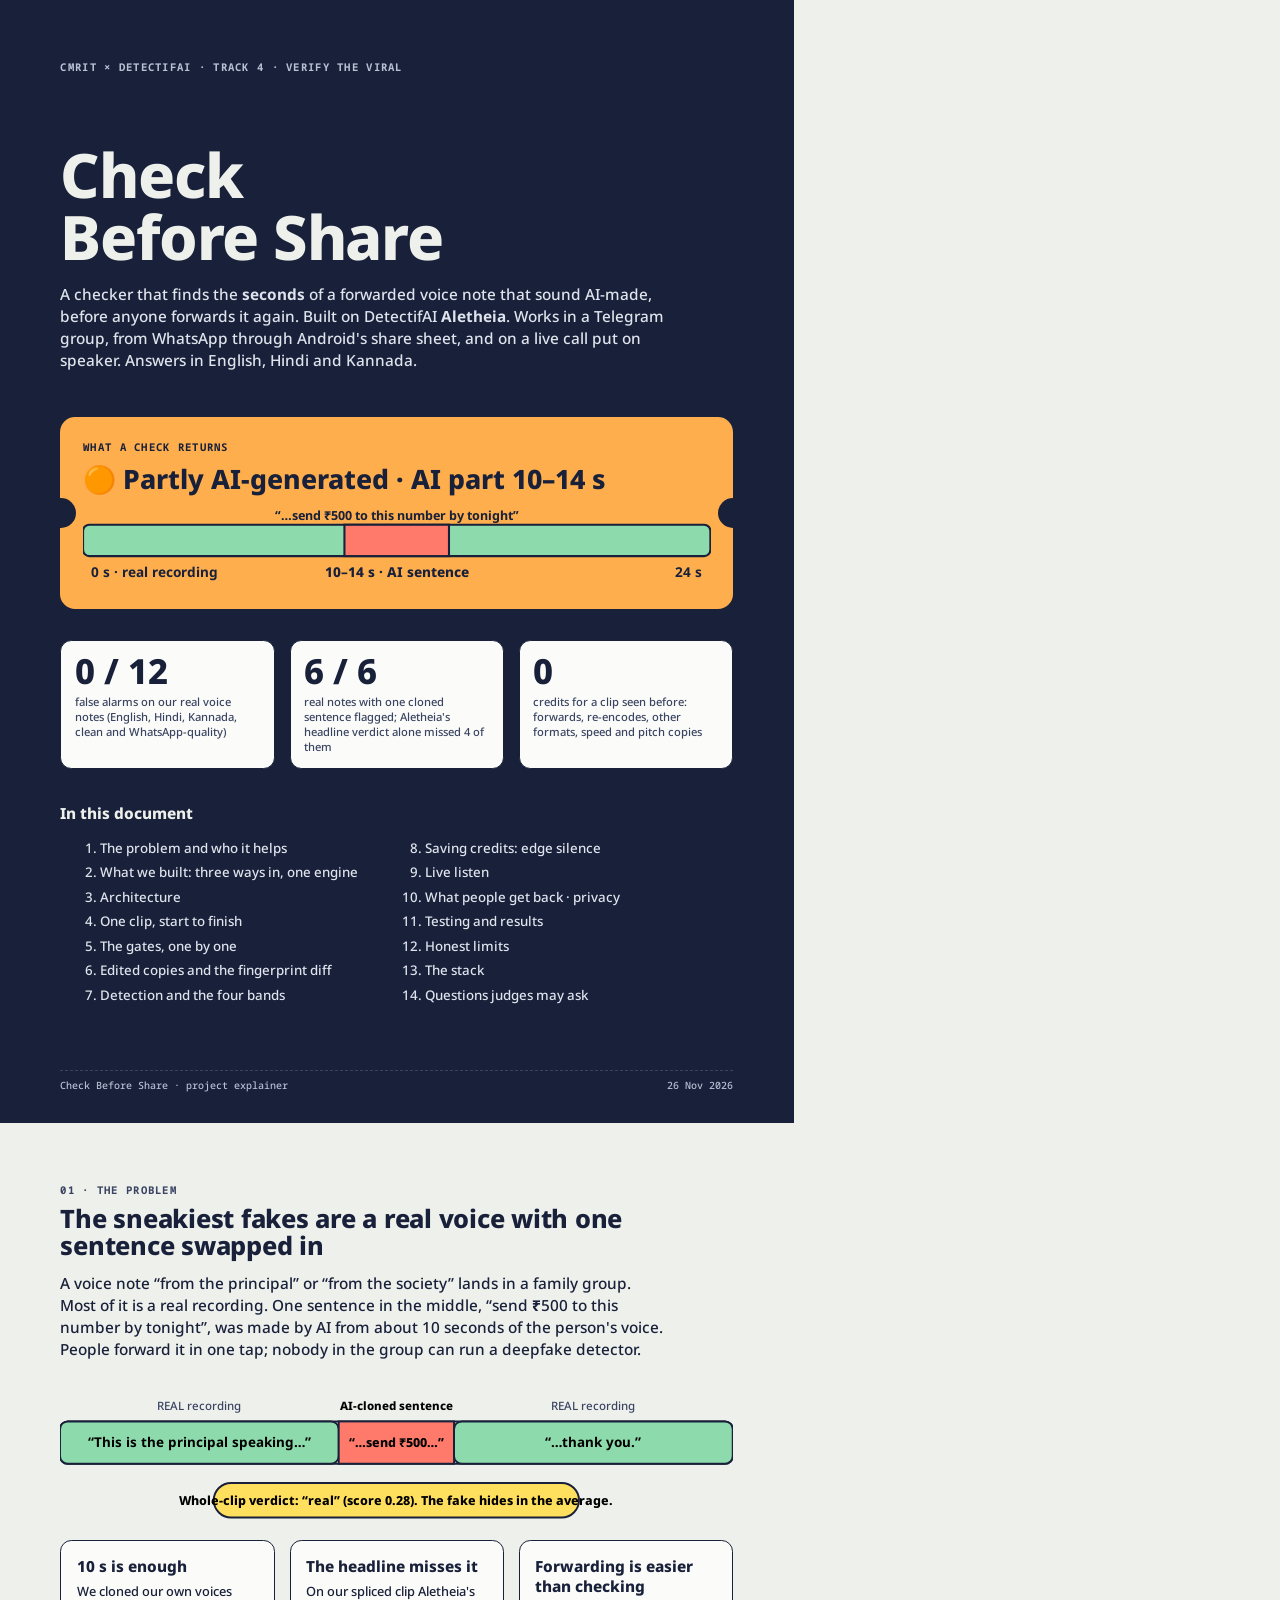
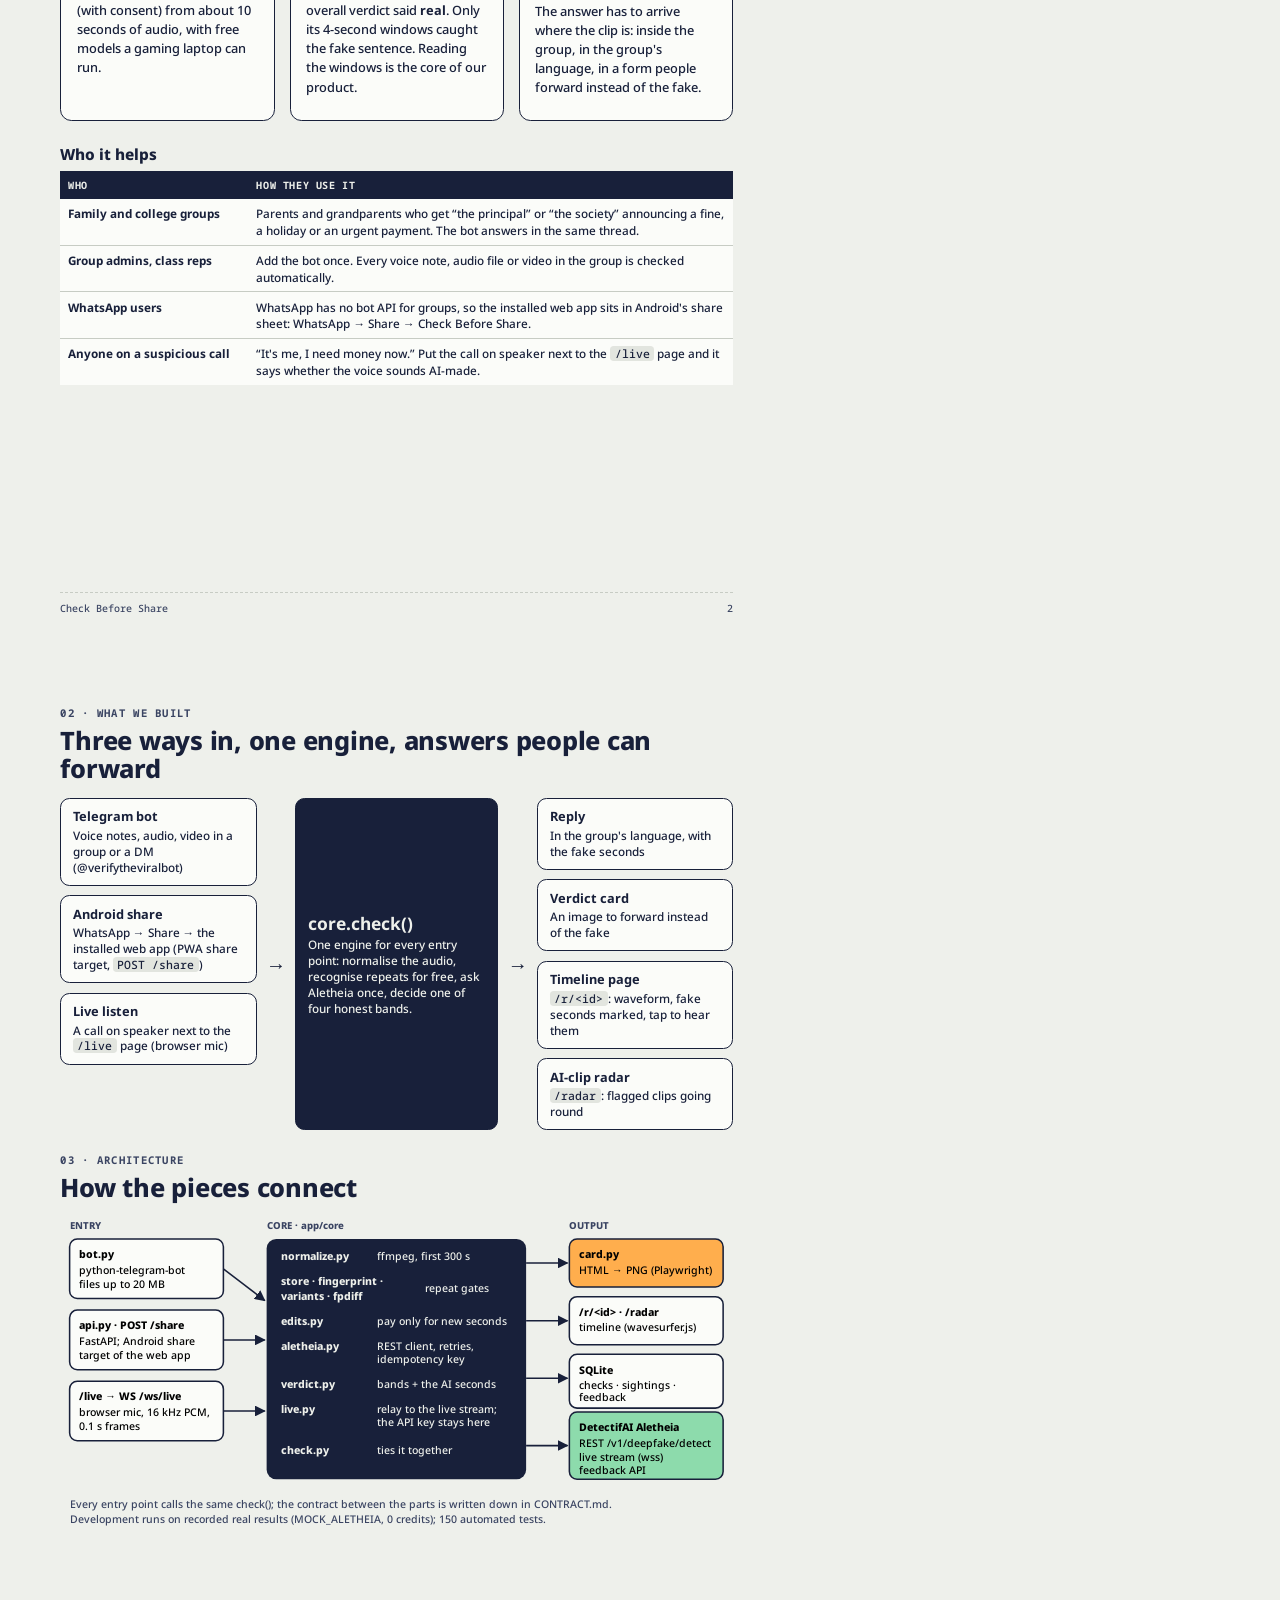
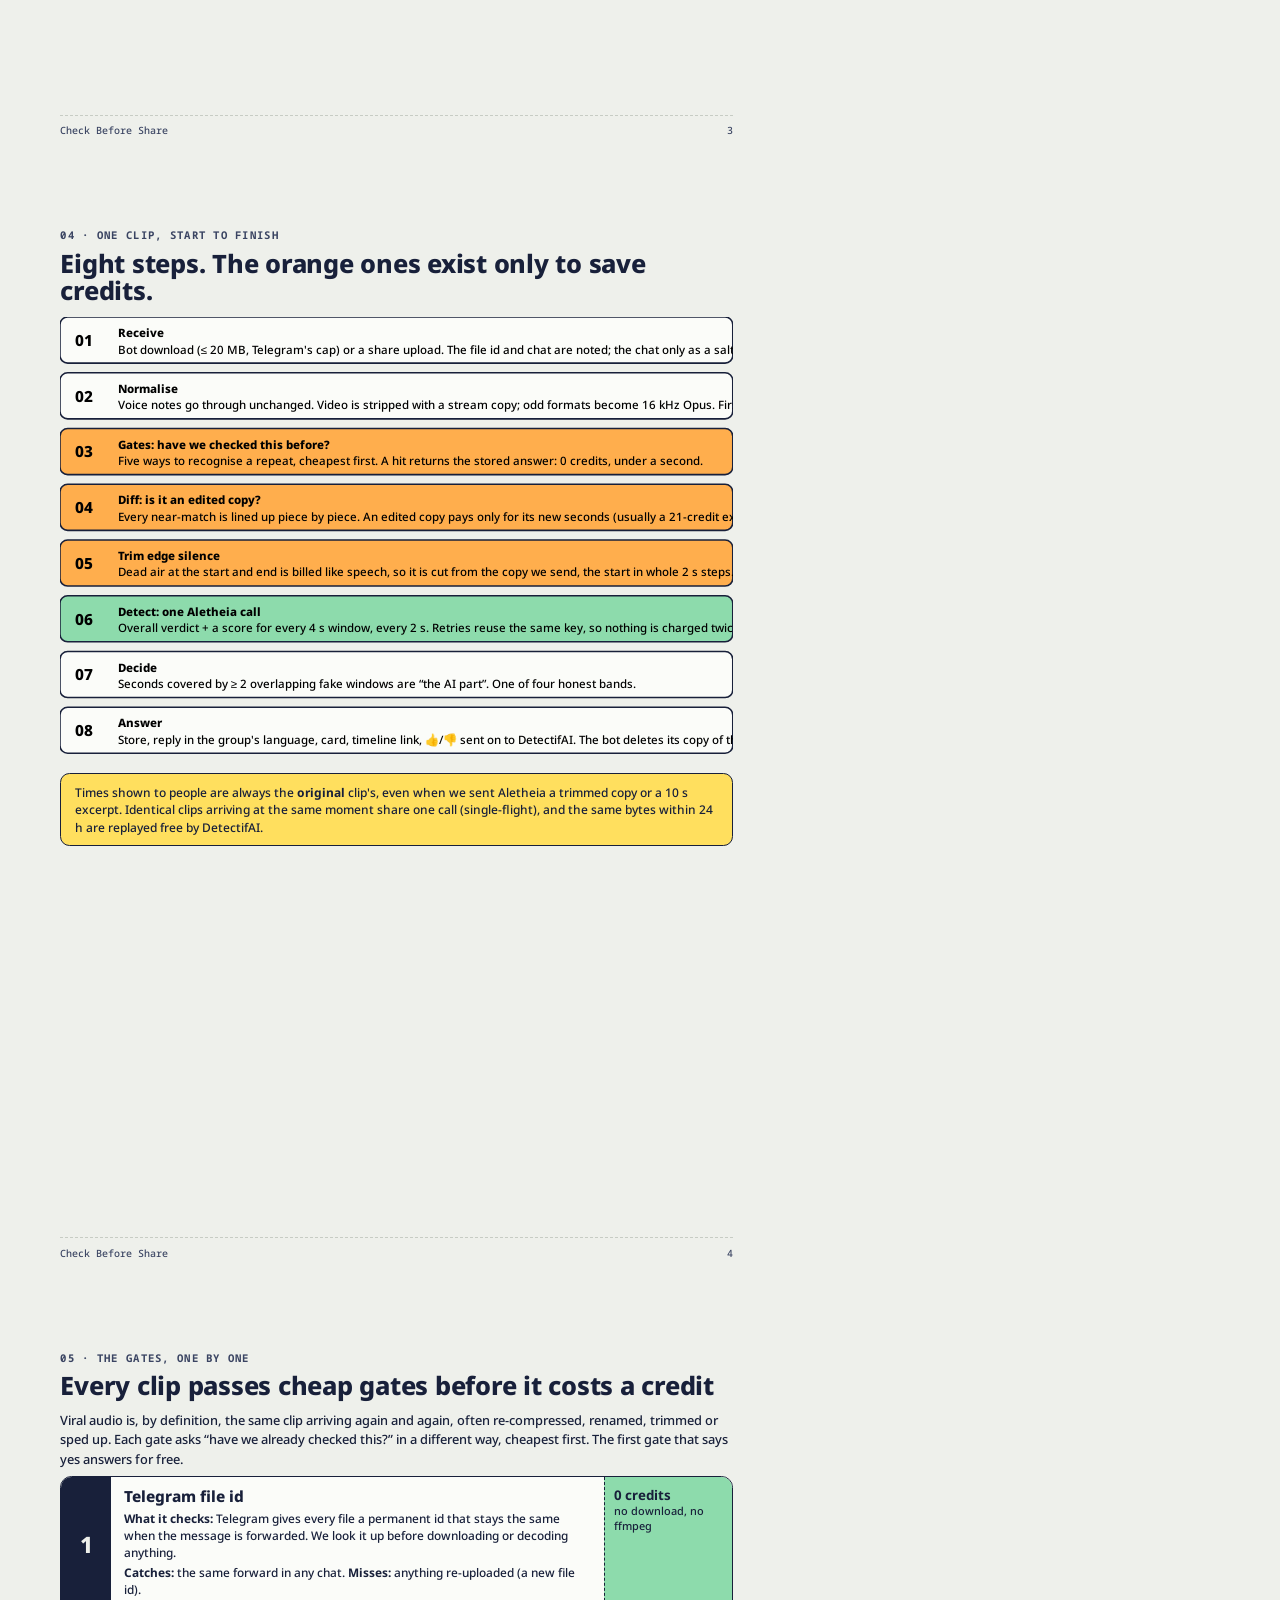
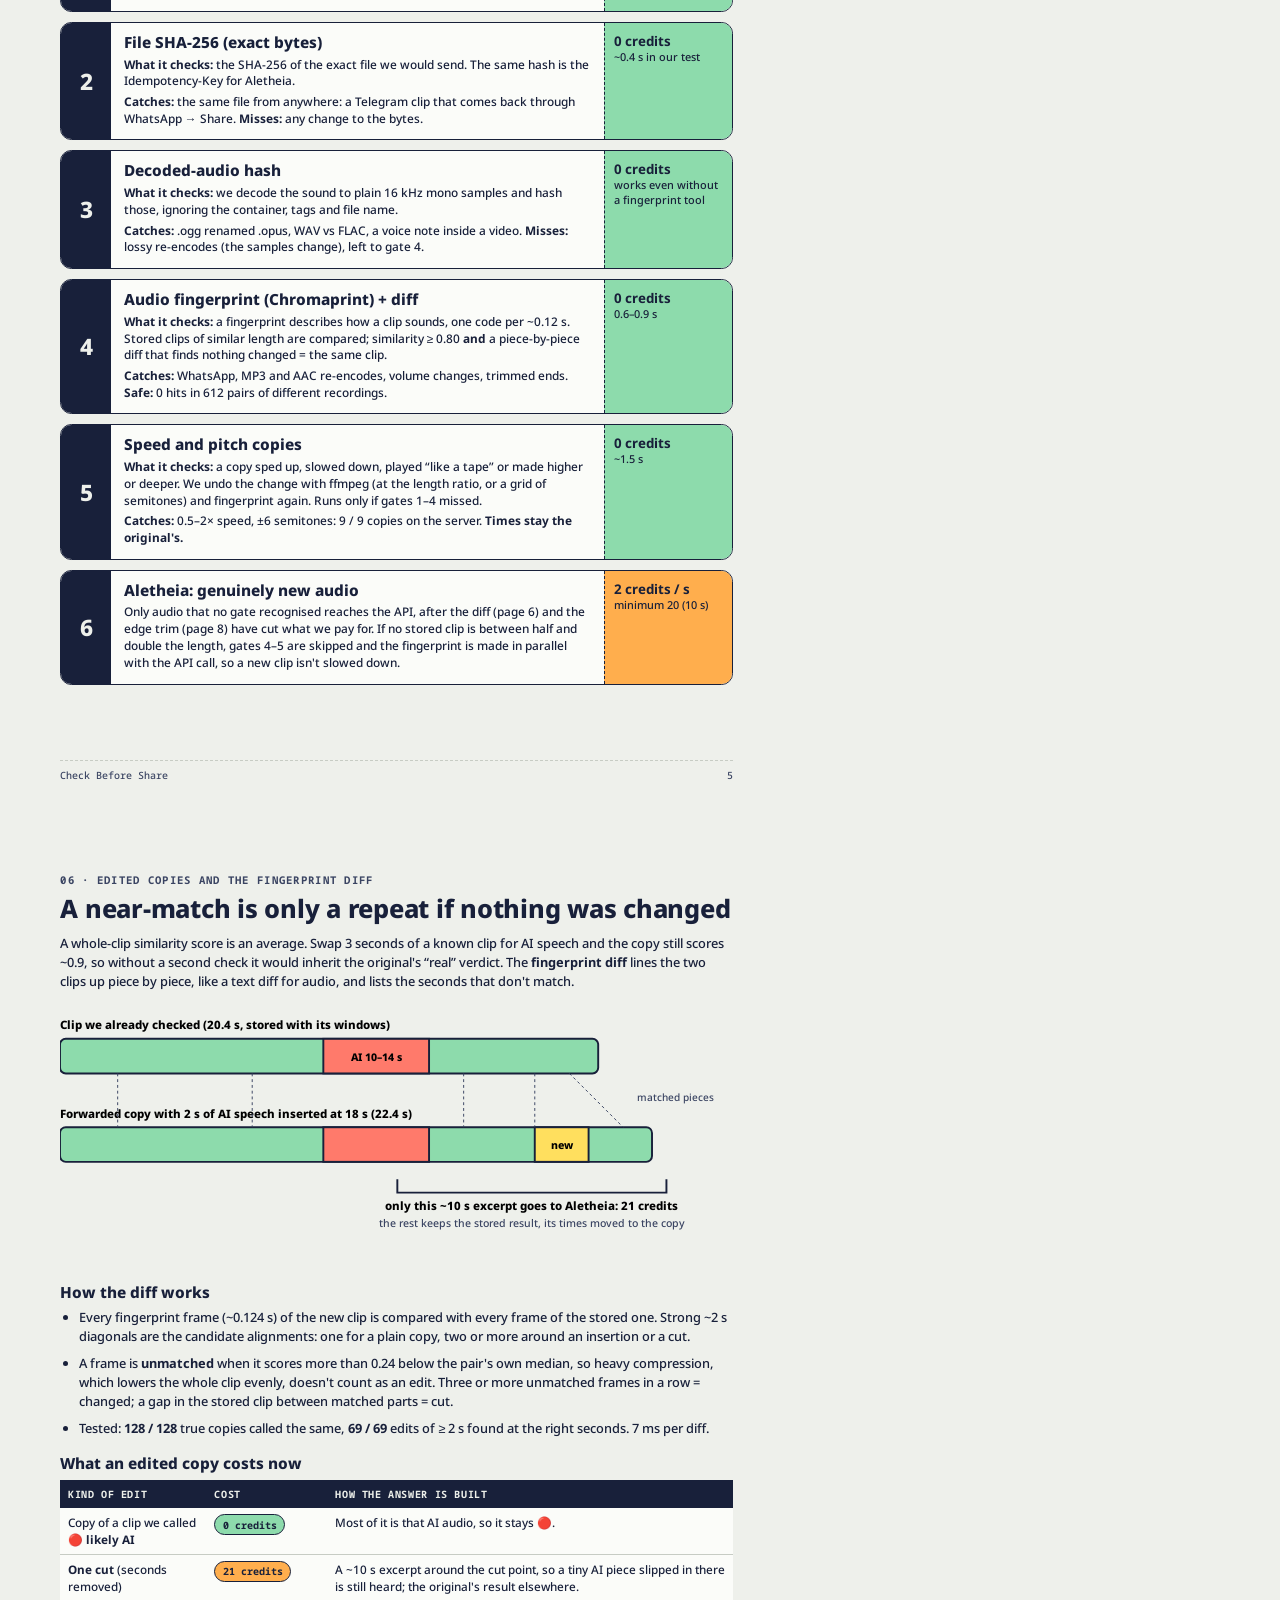
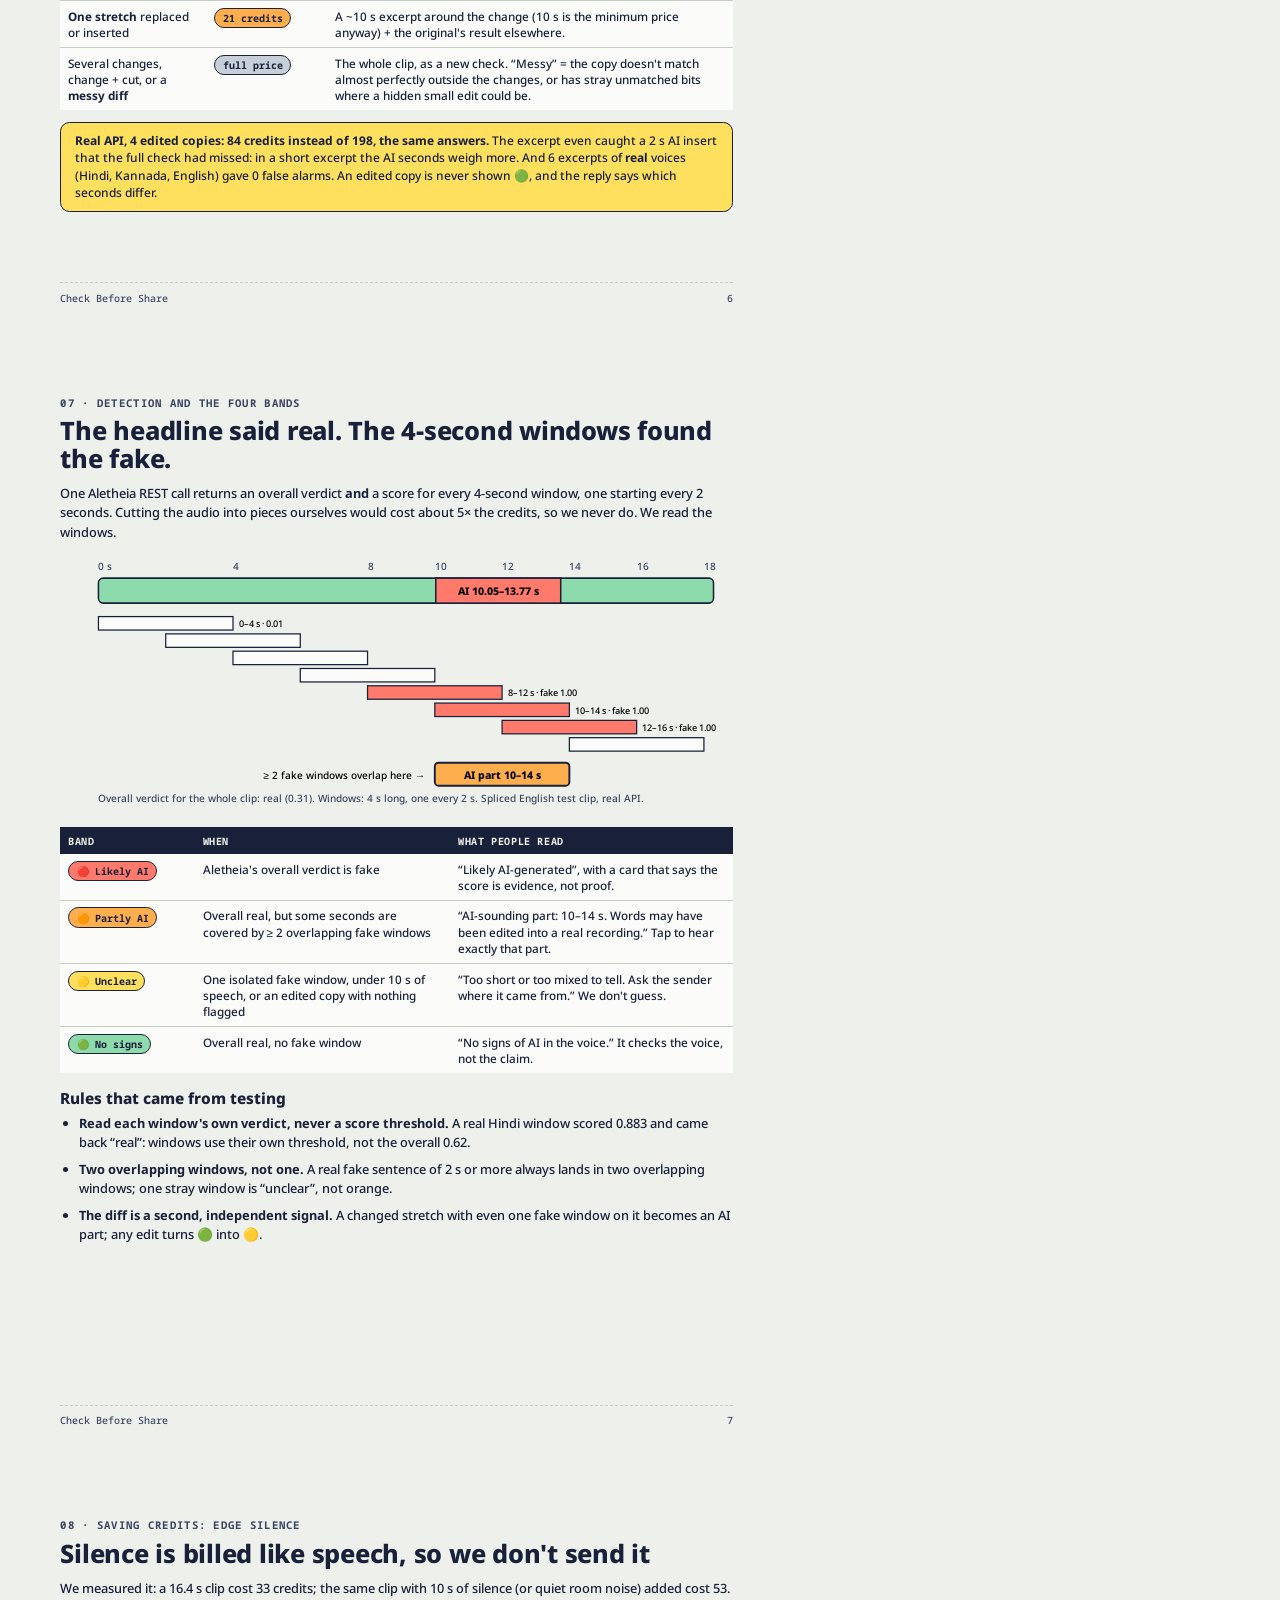
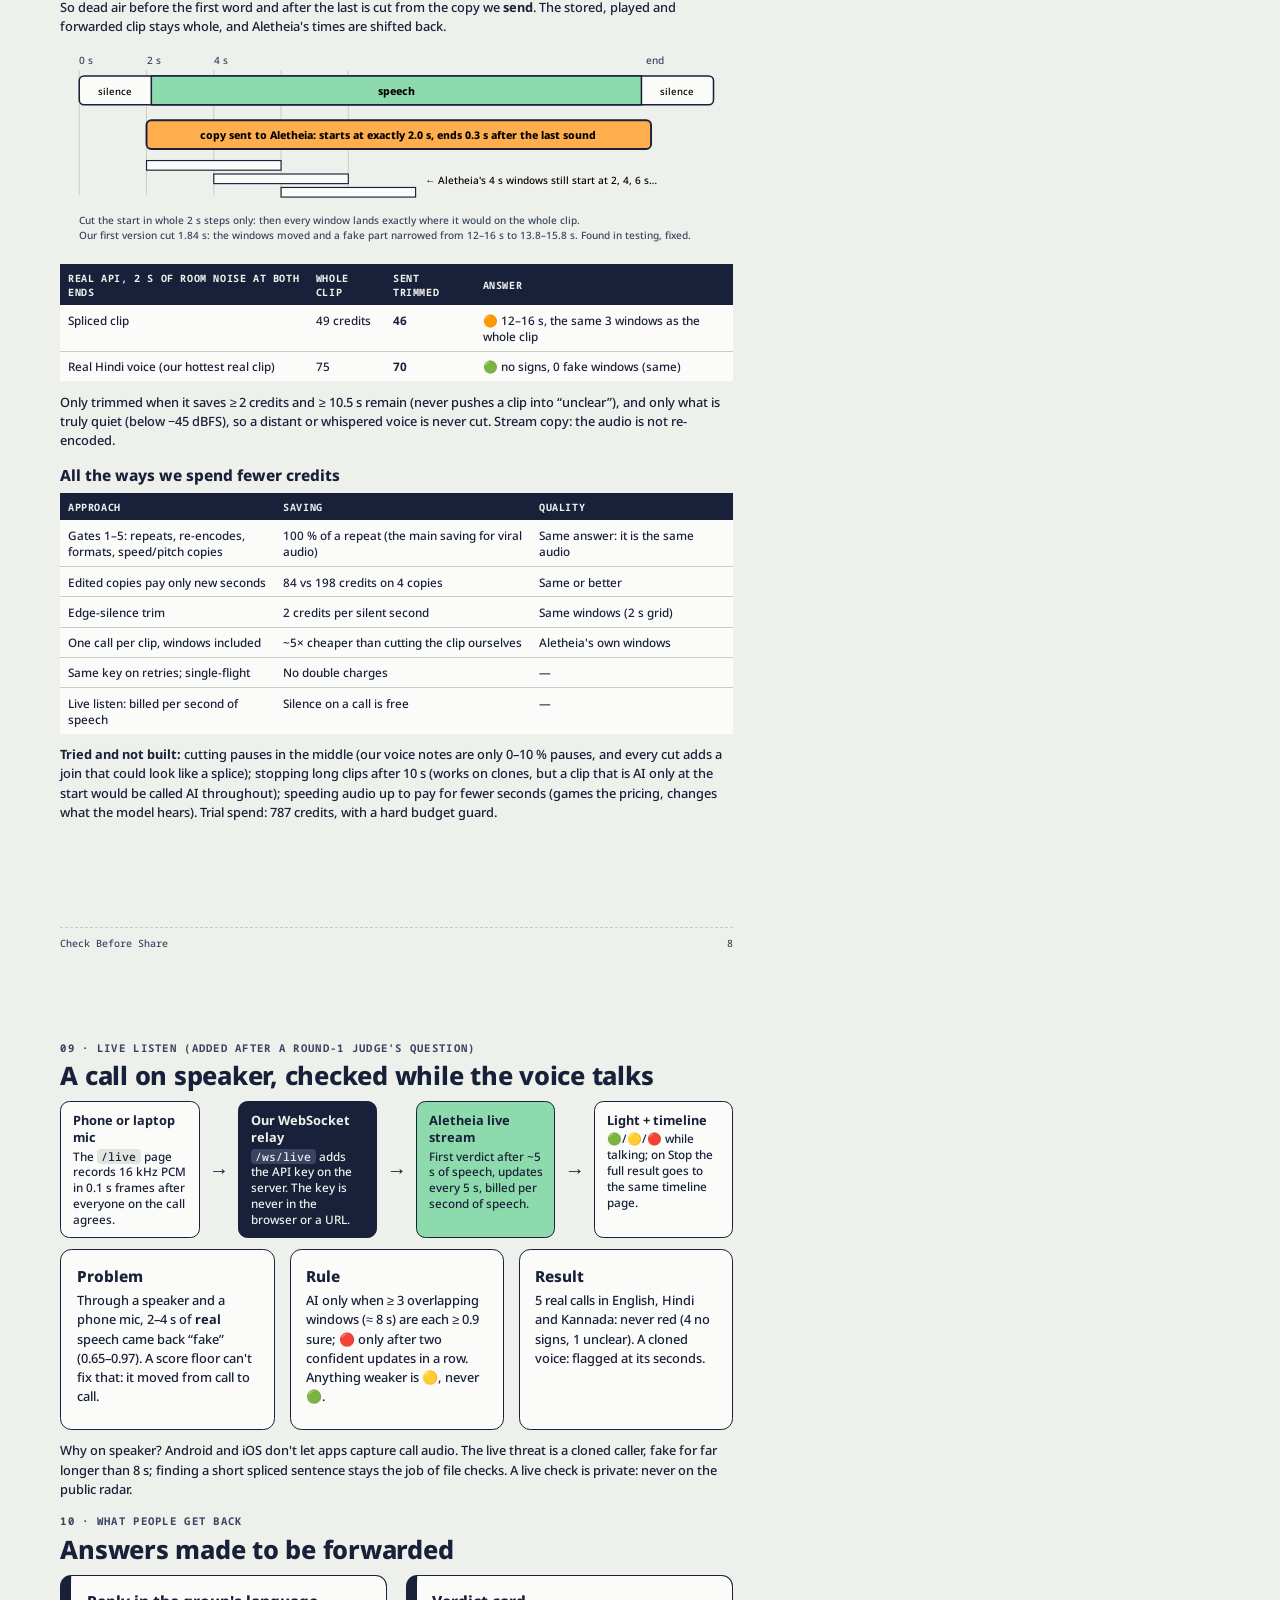
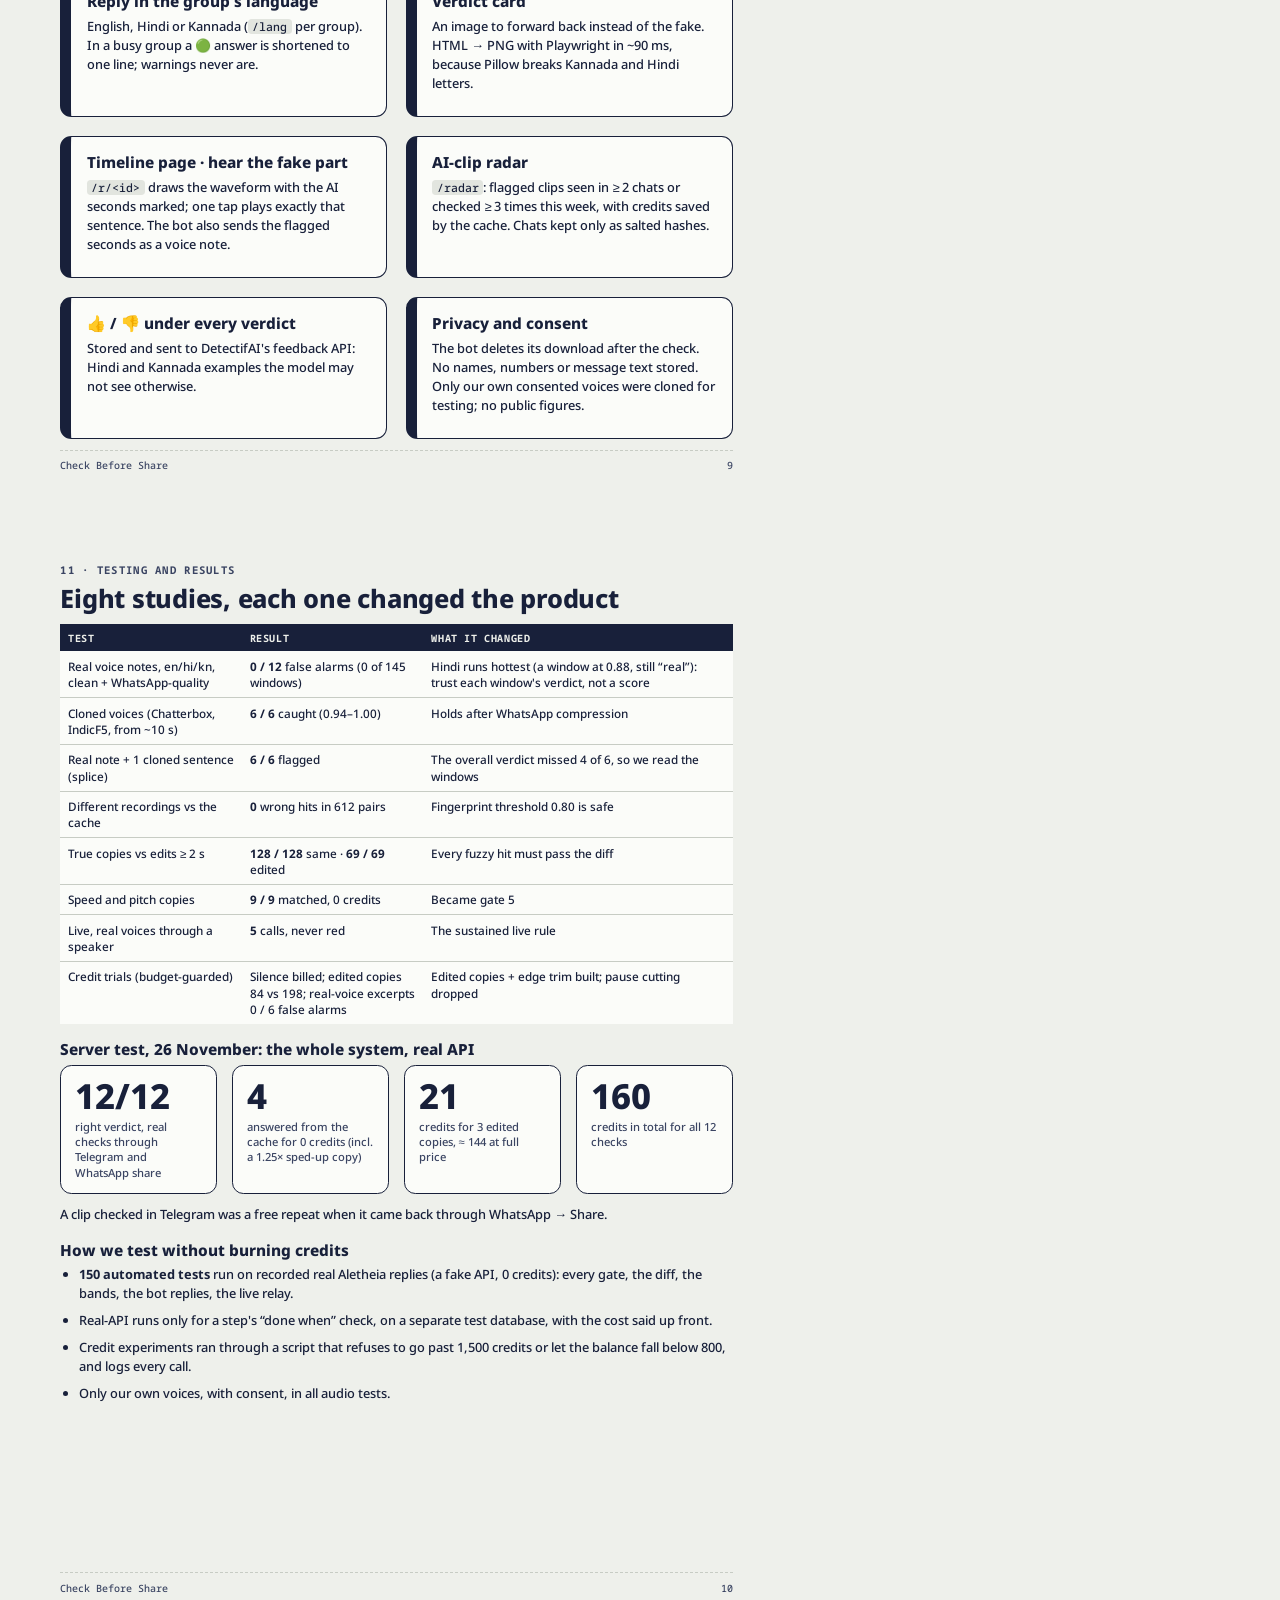
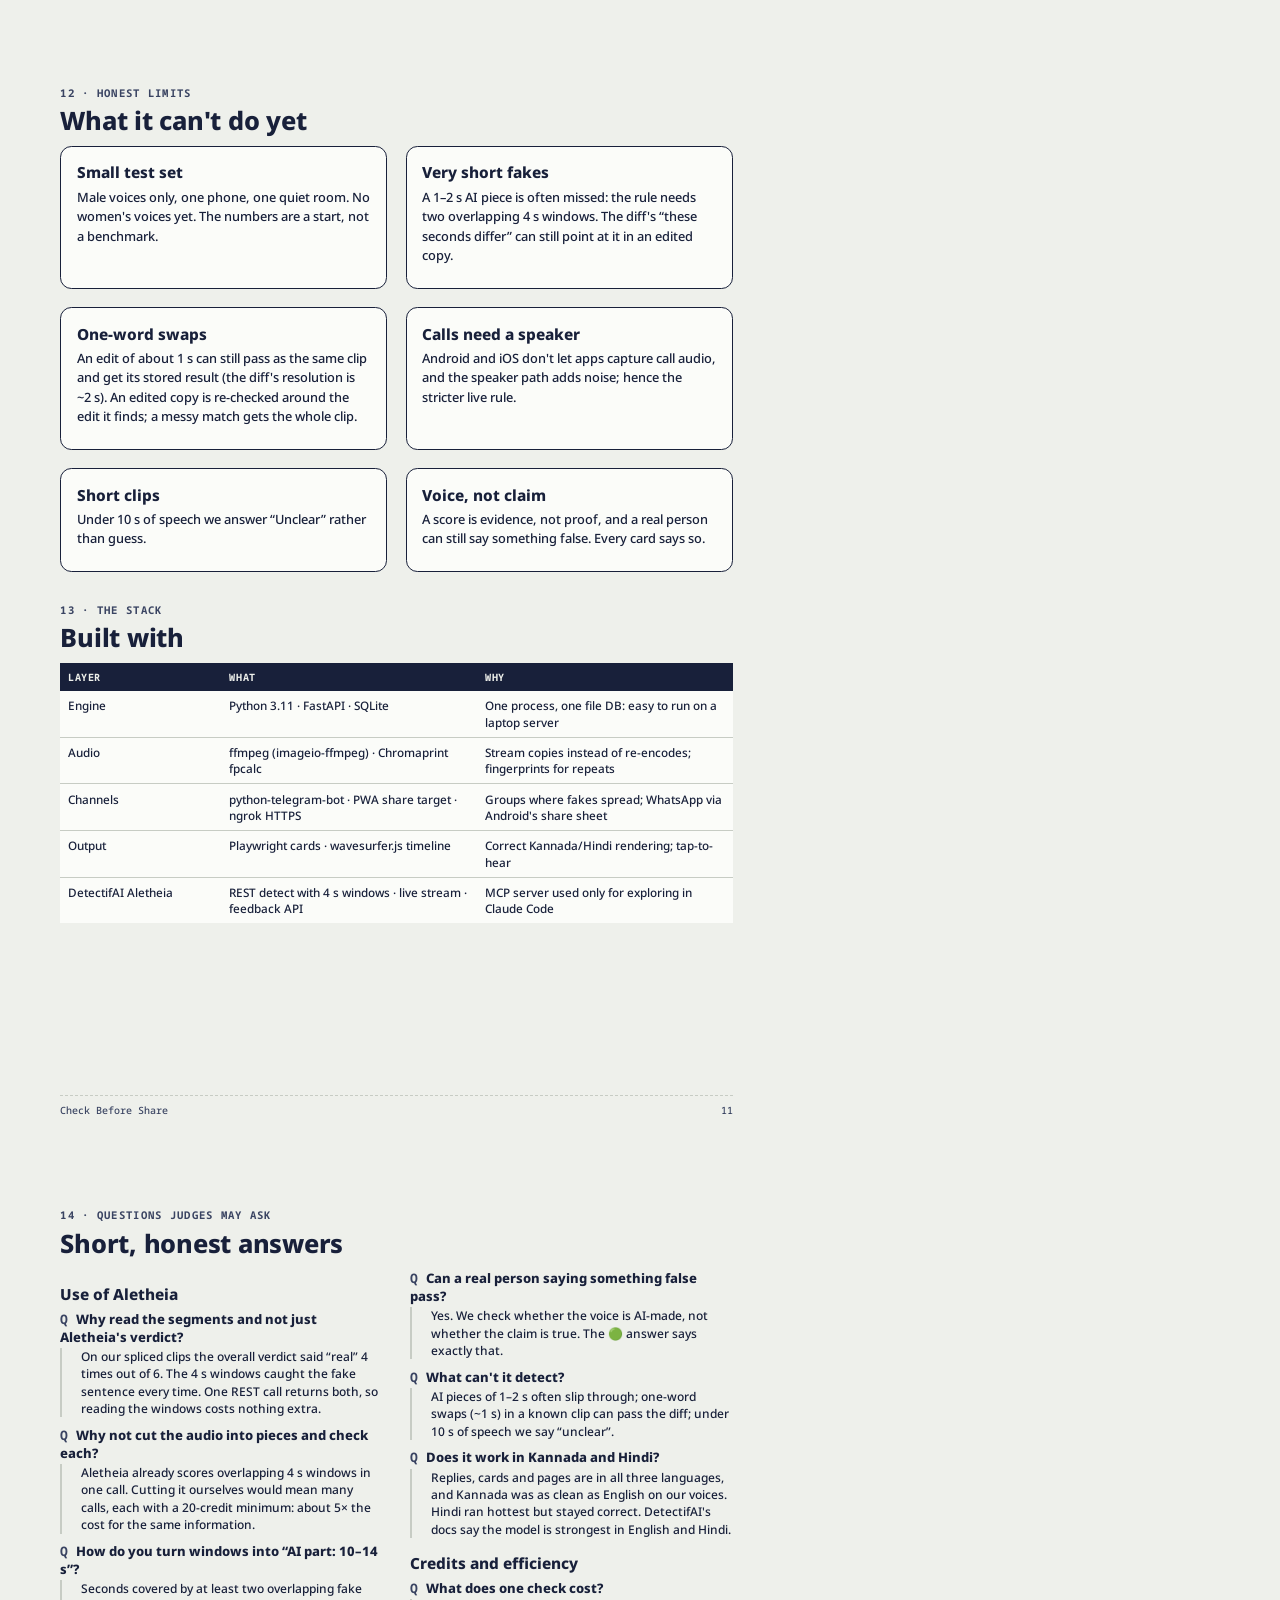
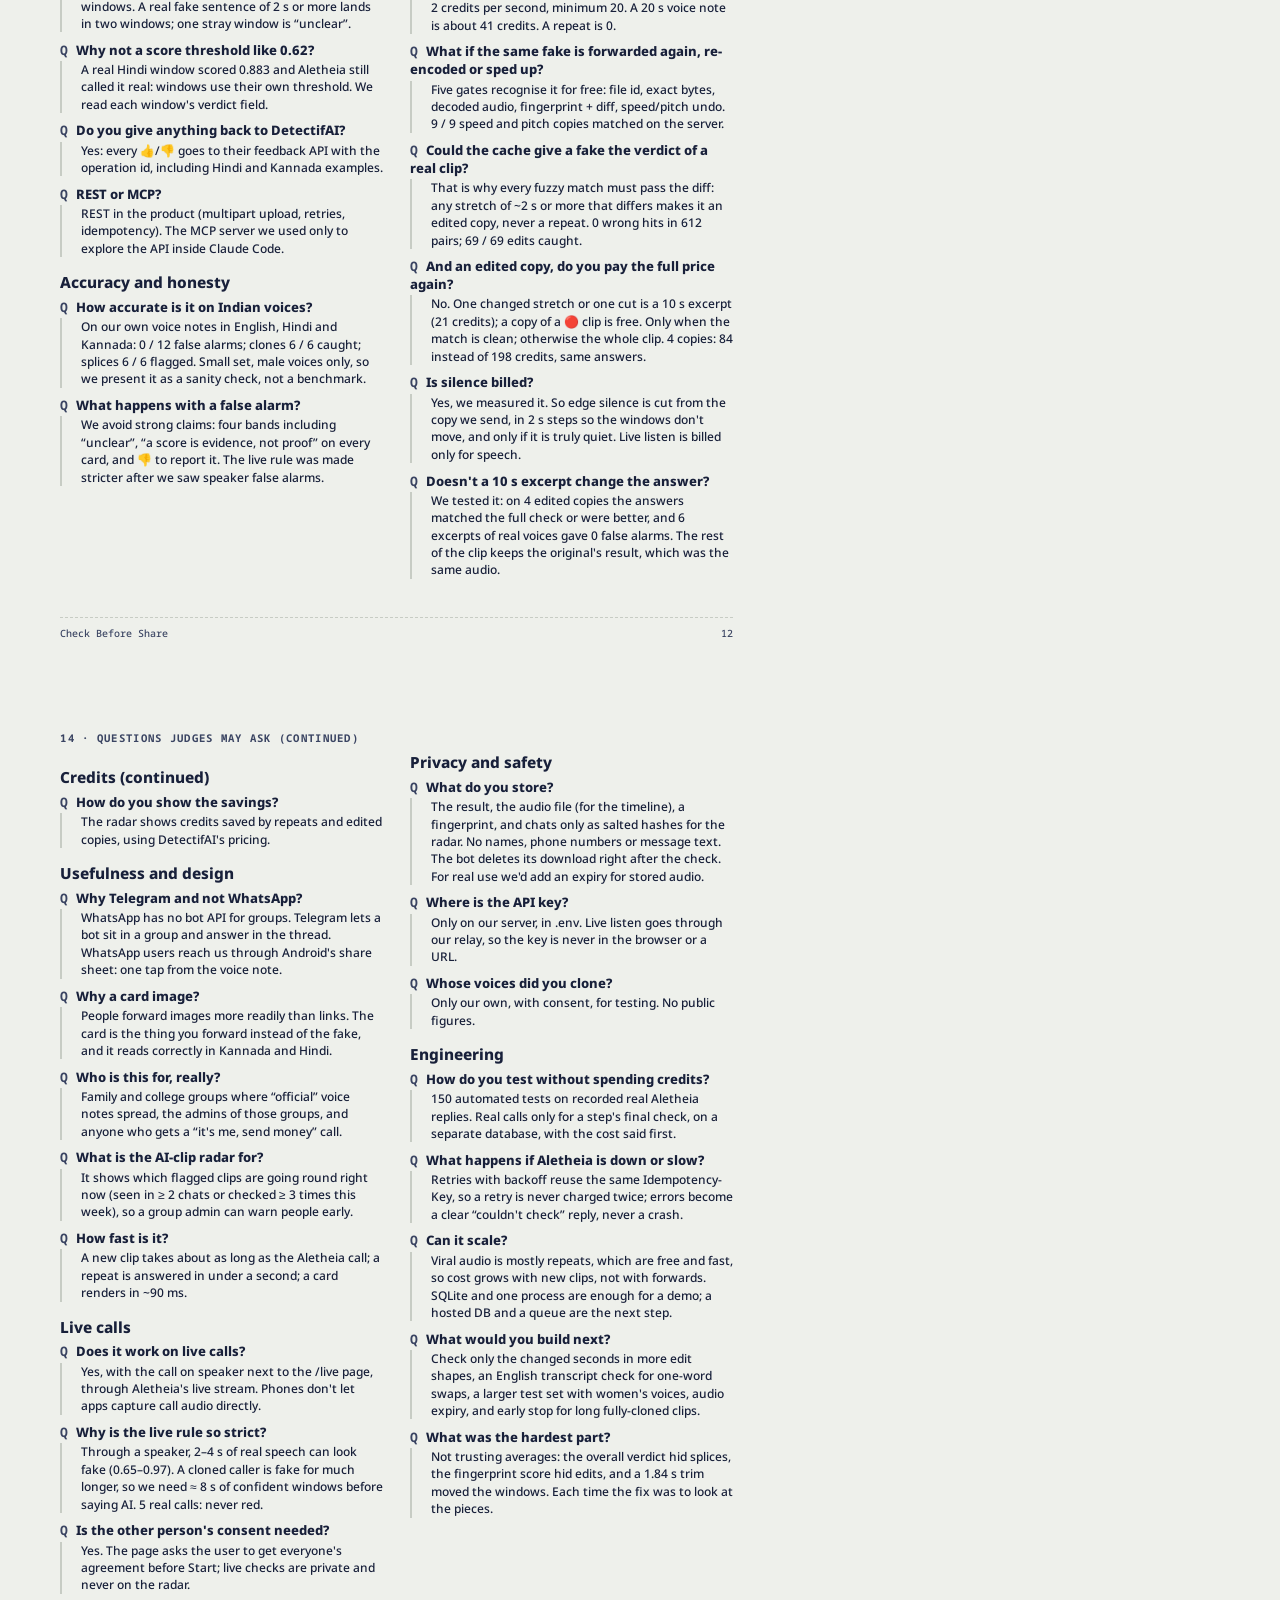
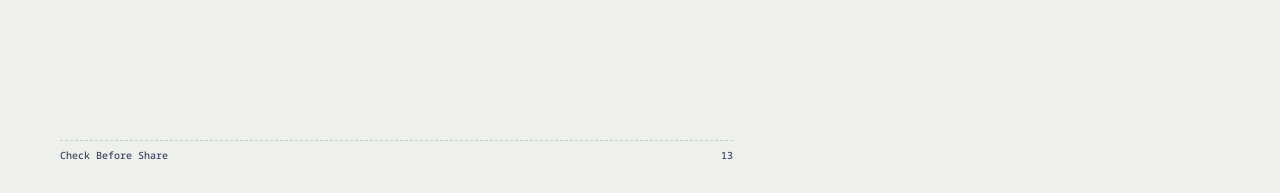
<file: submission/explainer.html>
<!doctype html>
<html lang="en">
<head>
<meta charset="utf-8">
<title>Check Before Share: how it works</title>
<style>
@font-face { font-family: "Noto Sans"; font-weight: 500; src: url("../app/web/static/fonts/noto-sans-500.woff2"); }
@font-face { font-family: "Noto Sans"; font-weight: 700; src: url("../app/web/static/fonts/noto-sans-700.woff2"); }
@font-face { font-family: "Noto Sans"; font-weight: 800; src: url("../app/web/static/fonts/noto-sans-800.woff2"); }
@font-face { font-family: "Noto Sans Kannada"; font-weight: 700; src: url("../app/web/static/fonts/noto-sans-kannada-700.woff2"); }
@font-face { font-family: "Noto Sans Devanagari"; font-weight: 700; src: url("../app/web/static/fonts/noto-sans-devanagari-700.woff2"); }
@font-face { font-family: "Noto Sans Mono"; font-weight: 500; src: url("../app/web/static/fonts/noto-sans-mono-500.woff2"); }
@font-face { font-family: "Noto Sans Mono"; font-weight: 700; src: url("../app/web/static/fonts/noto-sans-mono-700.woff2"); }
:root {
  --ink: #18203a; --ink-soft: #3a4462; --paper: #eef0eb; --paper-2: #e2e5df; --rule: #c7ccc4; --white: #fbfcf9;
  --red: #ff7a6b; --orange: #ffae4d; --yellow: #ffdf5e; --green: #8ddbac; --grey: #c9cfd8;
  --font: "Noto Sans", "Noto Sans Kannada", "Noto Sans Devanagari", sans-serif;
  --mono: "Noto Sans Mono", "Noto Sans", monospace;
}
@page { size: A4; margin: 0; }
* { box-sizing: border-box; }
html, body { margin: 0; background: var(--paper); color: var(--ink); font-family: var(--font); font-weight: 500; }
body { -webkit-print-color-adjust: exact; print-color-adjust: exact; }
.page { width: 210mm; min-height: 297mm; padding: 16mm 16mm 14mm; page-break-after: always; position: relative; overflow: hidden; }
.page:last-child { page-break-after: auto; }
.foot { position: absolute; left: 16mm; right: 16mm; bottom: 8mm; display: flex; justify-content: space-between;
        font: 500 7.5pt var(--mono); color: var(--ink-soft); border-top: 1px dashed var(--rule); padding-top: 2mm; }
h1 { font-weight: 800; font-size: 34pt; line-height: 1.02; margin: 0 0 4mm; letter-spacing: -0.02em; }
h2 { font-weight: 800; font-size: 19pt; line-height: 1.1; margin: 0 0 3mm; letter-spacing: -0.01em; }
h3 { font-weight: 800; font-size: 11.5pt; margin: 4mm 0 1.5mm; }
.eyebrow { font: 700 8pt var(--mono); letter-spacing: .12em; text-transform: uppercase; color: var(--ink-soft); margin-bottom: 2mm; }
p, li { font-size: 9.6pt; line-height: 1.5; margin: 0 0 2mm; }
ul { margin: 0 0 2mm; padding-left: 5mm; }
.lead { font-size: 11.5pt; line-height: 1.45; max-width: 160mm; }
.mono { font-family: var(--mono); }
code { font: 500 8.6pt var(--mono); background: var(--paper-2); padding: 0 1.2mm; border-radius: 1mm; }
.grid2 { display: grid; grid-template-columns: 1fr 1fr; gap: 5mm; }
.grid3 { display: grid; grid-template-columns: 1fr 1fr 1fr; gap: 4mm; }
.card { background: var(--white); border: 1.4px solid var(--ink); border-radius: 3mm; padding: 4mm; }
.card h3 { margin-top: 0; }
.stub { border-left: 3mm solid var(--ink); }
.tag { display: inline-block; font: 700 7.5pt var(--mono); padding: .6mm 2mm; border-radius: 10mm; border: 1px solid var(--ink); background: var(--white); }
.t-red { background: var(--red); } .t-orange { background: var(--orange); } .t-yellow { background: var(--yellow); }
.t-green { background: var(--green); } .t-grey { background: var(--grey); }
table { width: 100%; border-collapse: collapse; font-size: 8.8pt; margin: 2mm 0 3mm; background: var(--white); }
th { text-align: left; font: 700 7.6pt var(--mono); text-transform: uppercase; letter-spacing: .06em; background: var(--ink); color: var(--paper); padding: 1.8mm 2mm; }
td { padding: 1.7mm 2mm; border-bottom: 1px solid var(--rule); vertical-align: top; line-height: 1.4; }
tr:last-child td { border-bottom: 0; }
.big { font-weight: 800; font-size: 26pt; line-height: 1; }
.stat { background: var(--white); border: 1.4px solid var(--ink); border-radius: 3mm; padding: 3.5mm; }
.stat small { display: block; font-size: 8.4pt; line-height: 1.35; margin-top: 1.5mm; color: var(--ink-soft); }
.flow { display: flex; align-items: stretch; gap: 2.5mm; }
.flow .arrow { align-self: center; font-weight: 800; font-size: 15pt; }
.box { background: var(--white); border: 1.4px solid var(--ink); border-radius: 2.5mm; padding: 2.5mm 3mm; font-size: 8.8pt; line-height: 1.35; }
.box b { display: block; font-size: 9.6pt; margin-bottom: .6mm; }
.engine { background: var(--ink); color: var(--paper); }
.note { background: var(--yellow); border: 1.4px solid var(--ink); border-radius: 2.5mm; padding: 2.5mm 3.5mm; font-size: 9pt; line-height: 1.45; }
.gate { display: grid; grid-template-columns: 13mm 1fr 34mm; border: 1.4px solid var(--ink); border-radius: 3mm; background: var(--white); margin-bottom: 2.6mm; overflow: hidden; }
.gate .n { background: var(--ink); color: var(--paper); font-weight: 800; font-size: 17pt; display: flex; align-items: center; justify-content: center; }
.gate .body { padding: 2.4mm 3.5mm; }
.gate .body h3 { margin: 0 0 1mm; }
.gate .body p { margin: 0 0 1mm; font-size: 8.9pt; line-height: 1.42; }
.gate .exit { background: var(--green); border-left: 1.4px dashed var(--ink); padding: 2.4mm 2.5mm; font-size: 8.2pt; line-height: 1.35; }
.gate .exit b { display: block; font-size: 10pt; }
.gate.paid .exit { background: var(--orange); }
.qa { break-inside: avoid; margin-bottom: 2.2mm; }
.qa .q { font-weight: 800; font-size: 9.8pt; margin-bottom: .6mm; }
.qa .q::before { content: "Q  "; font-family: var(--mono); color: var(--ink-soft); }
.qa .a { font-size: 9pt; line-height: 1.45; padding-left: 5mm; border-left: 2px solid var(--rule); }
.qcols { column-count: 2; column-gap: 7mm; }
.cover { background: var(--ink); color: var(--paper); }
.cover .eyebrow, .cover .foot { color: #b9c0d4; border-color: #3a4462; }
.ticket { background: var(--orange); color: var(--ink); border-radius: 4mm; padding: 6mm; position: relative; }
.ticket::before, .ticket::after { content: ""; position: absolute; top: 50%; width: 8mm; height: 8mm; margin-top: -4mm; border-radius: 50%; background: var(--ink); }
.ticket::before { left: -4mm; } .ticket::after { right: -4mm; }
svg text { font-family: var(--font); }
.legend span { display: inline-flex; align-items: center; gap: 1.5mm; margin-right: 4mm; font-size: 8.4pt; }
.legend i { width: 4mm; height: 3mm; border: 1px solid var(--ink); display: inline-block; }
.toc li { font-size: 10pt; margin-bottom: 1.2mm; }
</style>
</head>
<body>

<!-- ============================================================ 1 COVER -->
<section class="page cover">
  <div class="eyebrow">CMRIT × DetectifAI · Track 4 · Verify the Viral</div>
  <h1 style="font-size:46pt;margin-top:18mm">Check<br>Before Share</h1>
  <p class="lead" style="color:#dfe3ec">A checker that finds the <b>seconds</b> of a forwarded voice note that sound AI-made,
    before anyone forwards it again. Built on DetectifAI <b>Aletheia</b>. Works in a Telegram group,
    from WhatsApp through Android's share sheet, and on a live call put on speaker. Answers in English, Hindi and Kannada.</p>

  <div class="ticket" style="margin:12mm 0 8mm">
    <div class="eyebrow" style="color:var(--ink)">What a check returns</div>
    <div style="font-weight:800;font-size:20pt;margin-bottom:3mm">🟠 Partly AI-generated · AI part 10–14 s</div>
    <svg viewBox="0 0 600 70" width="100%">
      <rect x="0" y="16" width="600" height="30" rx="6" fill="#8ddbac" stroke="#18203a" stroke-width="2"/>
      <rect x="250" y="16" width="100" height="30" fill="#ff7a6b" stroke="#18203a" stroke-width="2"/>
      <text x="8" y="66" font-size="13" font-weight="700" fill="#18203a">0 s · real recording</text>
      <text x="300" y="66" font-size="13" font-weight="800" fill="#18203a" text-anchor="middle">10–14 s · AI sentence</text>
      <text x="592" y="66" font-size="13" font-weight="700" fill="#18203a" text-anchor="end">24 s</text>
      <text x="300" y="11" font-size="12" font-weight="700" fill="#18203a" text-anchor="middle">“…send ₹500 to this number by tonight”</text>
    </svg>
  </div>

  <div class="grid3" style="color:var(--ink)">
    <div class="stat"><div class="big">0 / 12</div><small>false alarms on our real voice notes (English, Hindi, Kannada, clean and WhatsApp-quality)</small></div>
    <div class="stat"><div class="big">6 / 6</div><small>real notes with one cloned sentence flagged; Aletheia's headline verdict alone missed 4 of them</small></div>
    <div class="stat"><div class="big">0</div><small>credits for a clip seen before: forwards, re-encodes, other formats, speed and pitch copies</small></div>
  </div>

  <h3 style="margin-top:9mm;color:var(--paper)">In this document</h3>
  <ol class="toc" style="color:#dfe3ec;columns:2">
    <li>The problem and who it helps</li><li>What we built: three ways in, one engine</li>
    <li>Architecture</li><li>One clip, start to finish</li>
    <li>The gates, one by one</li><li>Edited copies and the fingerprint diff</li>
    <li>Detection and the four bands</li><li>Saving credits: edge silence</li>
    <li>Live listen</li><li>What people get back · privacy</li>
    <li>Testing and results</li><li>Honest limits</li><li>The stack</li>
    <li>Questions judges may ask</li>
  </ol>
  <div class="foot"><span>Check Before Share · project explainer</span><span>26 Nov 2026</span></div>
</section>

<!-- ============================================================ 2 PROBLEM -->
<section class="page">
  <div class="eyebrow">01 · The problem</div>
  <h2>The sneakiest fakes are a real voice with one sentence swapped in</h2>
  <p class="lead">A voice note “from the principal” or “from the society” lands in a family group. Most of it is a real
    recording. One sentence in the middle, “send ₹500 to this number by tonight”, was made by AI from about
    10 seconds of the person's voice. People forward it in one tap; nobody in the group can run a deepfake detector.</p>

  <svg viewBox="0 0 700 150" width="100%" style="margin:4mm 0 2mm">
    <rect x="0" y="40" width="700" height="44" rx="8" fill="#fbfcf9" stroke="#18203a" stroke-width="2"/>
    <rect x="0" y="40" width="290" height="44" rx="8" fill="#8ddbac" stroke="#18203a" stroke-width="2"/>
    <rect x="290" y="40" width="120" height="44" fill="#ff7a6b" stroke="#18203a" stroke-width="2"/>
    <rect x="410" y="40" width="290" height="44" rx="8" fill="#8ddbac" stroke="#18203a" stroke-width="2"/>
    <text x="145" y="67" text-anchor="middle" font-size="14" font-weight="700">“This is the principal speaking…”</text>
    <text x="350" y="67" text-anchor="middle" font-size="13" font-weight="800">“…send ₹500…”</text>
    <text x="555" y="67" text-anchor="middle" font-size="14" font-weight="700">“…thank you.”</text>
    <text x="145" y="28" text-anchor="middle" font-size="12" fill="#3a4462">REAL recording</text>
    <text x="350" y="28" text-anchor="middle" font-size="12" font-weight="800">AI-cloned sentence</text>
    <text x="555" y="28" text-anchor="middle" font-size="12" fill="#3a4462">REAL recording</text>
    <rect x="160" y="104" width="380" height="36" rx="18" fill="#ffdf5e" stroke="#18203a" stroke-width="2"/>
    <text x="350" y="127" text-anchor="middle" font-size="13" font-weight="800">Whole-clip verdict: “real” (score 0.28). The fake hides in the average.</text>
  </svg>

  <div class="grid3">
    <div class="card"><h3>10 s is enough</h3><p>We cloned our own voices (with consent) from about 10 seconds of audio, with free models a gaming laptop can run.</p></div>
    <div class="card"><h3>The headline misses it</h3><p>On our spliced clip Aletheia's overall verdict said <b>real</b>. Only its 4-second windows caught the fake sentence. Reading the windows is the core of our product.</p></div>
    <div class="card"><h3>Forwarding is easier than checking</h3><p>The answer has to arrive where the clip is: inside the group, in the group's language, in a form people forward instead of the fake.</p></div>
  </div>

  <h3 style="margin-top:6mm">Who it helps</h3>
  <table>
    <tr><th style="width:28%">Who</th><th>How they use it</th></tr>
    <tr><td><b>Family and college groups</b></td><td>Parents and grandparents who get “the principal” or “the society” announcing a fine, a holiday or an urgent payment. The bot answers in the same thread.</td></tr>
    <tr><td><b>Group admins, class reps</b></td><td>Add the bot once. Every voice note, audio file or video in the group is checked automatically.</td></tr>
    <tr><td><b>WhatsApp users</b></td><td>WhatsApp has no bot API for groups, so the installed web app sits in Android's share sheet: WhatsApp → Share → Check Before Share.</td></tr>
    <tr><td><b>Anyone on a suspicious call</b></td><td>“It's me, I need money now.” Put the call on speaker next to the <code>/live</code> page and it says whether the voice sounds AI-made.</td></tr>
  </table>
  <div class="foot"><span>Check Before Share</span><span>2</span></div>
</section>

<!-- ============================================================ 3 WHAT WE BUILT + ARCHITECTURE -->
<section class="page">
  <div class="eyebrow">02 · What we built</div>
  <h2>Three ways in, one engine, answers people can forward</h2>
  <div class="flow" style="margin:4mm 0 6mm">
    <div style="display:flex;flex-direction:column;gap:2.5mm;flex:1.1">
      <div class="box"><b>Telegram bot</b>Voice notes, audio, video in a group or a DM (@verifytheviralbot)</div>
      <div class="box"><b>Android share</b>WhatsApp → Share → the installed web app (PWA share target, <code>POST /share</code>)</div>
      <div class="box"><b>Live listen</b>A call on speaker next to the <code>/live</code> page (browser mic)</div>
    </div>
    <div class="arrow">→</div>
    <div class="box engine" style="flex:1;display:flex;flex-direction:column;justify-content:center">
      <b style="font-size:13pt">core.check()</b>
      One engine for every entry point: normalise the audio, recognise repeats for free, ask Aletheia once, decide one of four honest bands.
    </div>
    <div class="arrow">→</div>
    <div style="display:flex;flex-direction:column;gap:2.5mm;flex:1.1">
      <div class="box"><b>Reply</b>In the group's language, with the fake seconds</div>
      <div class="box"><b>Verdict card</b>An image to forward instead of the fake</div>
      <div class="box"><b>Timeline page</b><code>/r/&lt;id&gt;</code>: waveform, fake seconds marked, tap to hear them</div>
      <div class="box"><b>AI-clip radar</b><code>/radar</code>: flagged clips going round</div>
    </div>
  </div>

  <div class="eyebrow">03 · Architecture</div>
  <h2>How the pieces connect</h2>
  <svg viewBox="0 0 700 330" width="100%">
    <defs><marker id="ar" viewBox="0 0 10 10" refX="9" refY="5" markerWidth="7" markerHeight="7" orient="auto"><path d="M0,0 L10,5 L0,10 z" fill="#18203a"/></marker></defs>
    <g font-size="11">
      <text x="10" y="16" font-weight="800" font-size="10" fill="#3a4462">ENTRY</text>
      <rect x="10" y="26" width="160" height="62" rx="8" fill="#fbfcf9" stroke="#18203a" stroke-width="1.6"/>
      <text x="20" y="46" font-weight="800">bot.py</text><text x="20" y="62">python-telegram-bot</text><text x="20" y="77">files up to 20 MB</text>
      <rect x="10" y="100" width="160" height="62" rx="8" fill="#fbfcf9" stroke="#18203a" stroke-width="1.6"/>
      <text x="20" y="120" font-weight="800">api.py · POST /share</text><text x="20" y="136">FastAPI; Android share</text><text x="20" y="151">target of the web app</text>
      <rect x="10" y="174" width="160" height="62" rx="8" fill="#fbfcf9" stroke="#18203a" stroke-width="1.6"/>
      <text x="20" y="194" font-weight="800">/live → WS /ws/live</text><text x="20" y="210">browser mic, 16 kHz PCM,</text><text x="20" y="225">0.1 s frames</text>

      <text x="215" y="16" font-weight="800" font-size="10" fill="#3a4462">CORE · app/core</text>
      <rect x="215" y="26" width="270" height="250" rx="10" fill="#18203a"/>
      <g fill="#eef0eb">
        <text x="230" y="48" font-weight="800">normalize.py</text><text x="330" y="48">ffmpeg, first 300 s</text>
        <text x="230" y="74" font-weight="800">store · fingerprint ·</text><text x="230" y="89" font-weight="800">variants · fpdiff</text><text x="380" y="81">repeat gates</text>
        <text x="230" y="115" font-weight="800">edits.py</text><text x="330" y="115">pay only for new seconds</text>
        <text x="230" y="141" font-weight="800">aletheia.py</text><text x="330" y="141">REST client, retries,</text><text x="330" y="155">idempotency key</text>
        <text x="230" y="181" font-weight="800">verdict.py</text><text x="330" y="181">bands + the AI seconds</text>
        <text x="230" y="207" font-weight="800">live.py</text><text x="330" y="207">relay to the live stream;</text><text x="330" y="221">the API key stays here</text>
        <text x="230" y="250" font-weight="800">check.py</text><text x="330" y="250">ties it together</text>
      </g>
      <text x="530" y="16" font-weight="800" font-size="10" fill="#3a4462">OUTPUT</text>
      <rect x="530" y="26" width="160" height="50" rx="8" fill="#ffae4d" stroke="#18203a" stroke-width="1.6"/>
      <text x="540" y="46" font-weight="800">card.py</text><text x="540" y="62">HTML → PNG (Playwright)</text>
      <rect x="530" y="86" width="160" height="50" rx="8" fill="#fbfcf9" stroke="#18203a" stroke-width="1.6"/>
      <text x="540" y="106" font-weight="800">/r/&lt;id&gt; · /radar</text><text x="540" y="122">timeline (wavesurfer.js)</text>
      <rect x="530" y="146" width="160" height="56" rx="8" fill="#fbfcf9" stroke="#18203a" stroke-width="1.6"/>
      <text x="540" y="166" font-weight="800">SQLite</text><text x="540" y="182">checks · sightings ·</text><text x="540" y="195">feedback</text>
      <rect x="530" y="206" width="160" height="70" rx="8" fill="#8ddbac" stroke="#18203a" stroke-width="1.6"/>
      <text x="540" y="226" font-weight="800">DetectifAI Aletheia</text><text x="540" y="242">REST /v1/deepfake/detect</text><text x="540" y="257">live stream (wss)</text><text x="540" y="271">feedback API</text>
      <path d="M170,57 L213,90" stroke="#18203a" stroke-width="1.6" marker-end="url(#ar)" fill="none"/>
      <path d="M170,131 L213,131" stroke="#18203a" stroke-width="1.6" marker-end="url(#ar)" fill="none"/>
      <path d="M170,205 L213,205" stroke="#18203a" stroke-width="1.6" marker-end="url(#ar)" fill="none"/>
      <path d="M485,51 L528,51" stroke="#18203a" stroke-width="1.6" marker-end="url(#ar)" fill="none"/>
      <path d="M485,111 L528,111" stroke="#18203a" stroke-width="1.6" marker-end="url(#ar)" fill="none"/>
      <path d="M485,171 L528,171" stroke="#18203a" stroke-width="1.6" marker-end="url(#ar)" fill="none"/>
      <path d="M485,241 L528,241" stroke="#18203a" stroke-width="1.6" marker-end="url(#ar)" fill="none"/>
    </g>
    <text x="10" y="306" font-size="11" fill="#3a4462">Every entry point calls the same check(); the contract between the parts is written down in CONTRACT.md.</text>
    <text x="10" y="322" font-size="11" fill="#3a4462">Development runs on recorded real results (MOCK_ALETHEIA, 0 credits); 150 automated tests.</text>
  </svg>
  <div class="foot"><span>Check Before Share</span><span>3</span></div>
</section>

<!-- ============================================================ 4 PIPELINE -->
<section class="page">
  <div class="eyebrow">04 · One clip, start to finish</div>
  <h2>Eight steps. The orange ones exist only to save credits.</h2>
  <svg viewBox="0 0 700 470" width="100%">
    <g font-size="12">
      <!-- steps -->
      <g transform="translate(0,0)"><rect x="0" y="0" width="700" height="48" rx="8" fill="#fbfcf9" stroke="#18203a" stroke-width="1.6"/>
        <text x="16" y="30" font-weight="800" font-size="16">01</text><text x="60" y="21" font-weight="800">Receive</text><text x="60" y="38">Bot download (≤ 20 MB, Telegram's cap) or a share upload. The file id and chat are noted; the chat only as a salted hash.</text></g>
      <g transform="translate(0,58)"><rect x="0" y="0" width="700" height="48" rx="8" fill="#fbfcf9" stroke="#18203a" stroke-width="1.6"/>
        <text x="16" y="30" font-weight="800" font-size="16">02</text><text x="60" y="21" font-weight="800">Normalise</text><text x="60" y="38">Voice notes go through unchanged. Video is stripped with a stream copy; odd formats become 16 kHz Opus. First 300 s (Aletheia's limit).</text></g>
      <g transform="translate(0,116)"><rect x="0" y="0" width="700" height="48" rx="8" fill="#ffae4d" stroke="#18203a" stroke-width="1.6"/>
        <text x="16" y="30" font-weight="800" font-size="16">03</text><text x="60" y="21" font-weight="800">Gates: have we checked this before?</text><text x="60" y="38">Five ways to recognise a repeat, cheapest first. A hit returns the stored answer: 0 credits, under a second.</text></g>
      <g transform="translate(0,174)"><rect x="0" y="0" width="700" height="48" rx="8" fill="#ffae4d" stroke="#18203a" stroke-width="1.6"/>
        <text x="16" y="30" font-weight="800" font-size="16">04</text><text x="60" y="21" font-weight="800">Diff: is it an edited copy?</text><text x="60" y="38">Every near-match is lined up piece by piece. An edited copy pays only for its new seconds (usually a 21-credit excerpt).</text></g>
      <g transform="translate(0,232)"><rect x="0" y="0" width="700" height="48" rx="8" fill="#ffae4d" stroke="#18203a" stroke-width="1.6"/>
        <text x="16" y="30" font-weight="800" font-size="16">05</text><text x="60" y="21" font-weight="800">Trim edge silence</text><text x="60" y="38">Dead air at the start and end is billed like speech, so it is cut from the copy we send, the start in whole 2 s steps.</text></g>
      <g transform="translate(0,290)"><rect x="0" y="0" width="700" height="48" rx="8" fill="#8ddbac" stroke="#18203a" stroke-width="1.6"/>
        <text x="16" y="30" font-weight="800" font-size="16">06</text><text x="60" y="21" font-weight="800">Detect: one Aletheia call</text><text x="60" y="38">Overall verdict + a score for every 4 s window, every 2 s. Retries reuse the same key, so nothing is charged twice.</text></g>
      <g transform="translate(0,348)"><rect x="0" y="0" width="700" height="48" rx="8" fill="#fbfcf9" stroke="#18203a" stroke-width="1.6"/>
        <text x="16" y="30" font-weight="800" font-size="16">07</text><text x="60" y="21" font-weight="800">Decide</text><text x="60" y="38">Seconds covered by ≥ 2 overlapping fake windows are “the AI part”. One of four honest bands.</text></g>
      <g transform="translate(0,406)"><rect x="0" y="0" width="700" height="48" rx="8" fill="#fbfcf9" stroke="#18203a" stroke-width="1.6"/>
        <text x="16" y="30" font-weight="800" font-size="16">08</text><text x="60" y="21" font-weight="800">Answer</text><text x="60" y="38">Store, reply in the group's language, card, timeline link, 👍/👎 sent on to DetectifAI. The bot deletes its copy of the clip.</text></g>
    </g>
  </svg>
  <div class="note">Times shown to people are always the <b>original</b> clip's, even when we sent Aletheia a trimmed copy or a 10 s excerpt.
    Identical clips arriving at the same moment share one call (single-flight), and the same bytes within 24 h are replayed free by DetectifAI.</div>
  <div class="foot"><span>Check Before Share</span><span>4</span></div>
</section>

<!-- ============================================================ 5 GATES -->
<section class="page">
  <div class="eyebrow">05 · The gates, one by one</div>
  <h2>Every clip passes cheap gates before it costs a credit</h2>
  <p>Viral audio is, by definition, the same clip arriving again and again, often re-compressed, renamed, trimmed or sped up.
    Each gate asks “have we already checked this?” in a different way, cheapest first. The first gate that says yes answers for free.</p>

  <div class="gate"><div class="n">1</div><div class="body"><h3>Telegram file id</h3>
    <p><b>What it checks:</b> Telegram gives every file a permanent id that stays the same when the message is forwarded. We look it up before downloading or decoding anything.</p>
    <p><b>Catches:</b> the same forward in any chat. <b>Misses:</b> anything re-uploaded (a new file id).</p></div>
    <div class="exit"><b>0 credits</b>no download, no ffmpeg</div></div>

  <div class="gate"><div class="n">2</div><div class="body"><h3>File SHA-256 (exact bytes)</h3>
    <p><b>What it checks:</b> the SHA-256 of the exact file we would send. The same hash is the Idempotency-Key for Aletheia.</p>
    <p><b>Catches:</b> the same file from anywhere: a Telegram clip that comes back through WhatsApp → Share. <b>Misses:</b> any change to the bytes.</p></div>
    <div class="exit"><b>0 credits</b>~0.4 s in our test</div></div>

  <div class="gate"><div class="n">3</div><div class="body"><h3>Decoded-audio hash</h3>
    <p><b>What it checks:</b> we decode the sound to plain 16 kHz mono samples and hash those, ignoring the container, tags and file name.</p>
    <p><b>Catches:</b> .ogg renamed .opus, WAV vs FLAC, a voice note inside a video. <b>Misses:</b> lossy re-encodes (the samples change), left to gate 4.</p></div>
    <div class="exit"><b>0 credits</b>works even without a fingerprint tool</div></div>

  <div class="gate"><div class="n">4</div><div class="body"><h3>Audio fingerprint (Chromaprint) + diff</h3>
    <p><b>What it checks:</b> a fingerprint describes how a clip sounds, one code per ~0.12 s. Stored clips of similar length are compared; similarity ≥ 0.80 <b>and</b> a piece-by-piece diff that finds nothing changed = the same clip.</p>
    <p><b>Catches:</b> WhatsApp, MP3 and AAC re-encodes, volume changes, trimmed ends. <b>Safe:</b> 0 hits in 612 pairs of different recordings.</p></div>
    <div class="exit"><b>0 credits</b>0.6–0.9 s</div></div>

  <div class="gate"><div class="n">5</div><div class="body"><h3>Speed and pitch copies</h3>
    <p><b>What it checks:</b> a copy sped up, slowed down, played “like a tape” or made higher or deeper. We undo the change with ffmpeg (at the length ratio, or a grid of semitones) and fingerprint again. Runs only if gates 1–4 missed.</p>
    <p><b>Catches:</b> 0.5–2× speed, ±6 semitones: 9 / 9 copies on the server. <b>Times stay the original's.</b></p></div>
    <div class="exit"><b>0 credits</b>~1.5 s</div></div>

  <div class="gate paid"><div class="n">6</div><div class="body"><h3>Aletheia: genuinely new audio</h3>
    <p>Only audio that no gate recognised reaches the API, after the diff (page 6) and the edge trim (page 8) have cut what we pay for. If no stored clip is between half and double the length, gates 4–5 are skipped and the fingerprint is made in parallel with the API call, so a new clip isn't slowed down.</p></div>
    <div class="exit"><b>2 credits / s</b>minimum 20 (10 s)</div></div>
  <div class="foot"><span>Check Before Share</span><span>5</span></div>
</section>

<!-- ============================================================ 6 DIFF / EDITED COPIES -->
<section class="page">
  <div class="eyebrow">06 · Edited copies and the fingerprint diff</div>
  <h2>A near-match is only a repeat if nothing was changed</h2>
  <p>A whole-clip similarity score is an average. Swap 3 seconds of a known clip for AI speech and the copy still scores ~0.9,
    so without a second check it would inherit the original's “real” verdict. The <b>fingerprint diff</b> lines the two clips up
    piece by piece, like a text diff for audio, and lists the seconds that don't match.</p>

  <svg viewBox="0 0 700 250" width="100%" style="margin:3mm 0">
    <defs><marker id="ar2" viewBox="0 0 10 10" refX="9" refY="5" markerWidth="7" markerHeight="7" orient="auto"><path d="M0,0 L10,5 L0,10 z" fill="#18203a"/></marker></defs>
    <text x="0" y="20" font-size="12" font-weight="800">Clip we already checked (20.4 s, stored with its windows)</text>
    <rect x="0" y="30" width="560" height="36" rx="6" fill="#8ddbac" stroke="#18203a" stroke-width="2"/>
    <rect x="274" y="30" width="110" height="36" fill="#ff7a6b" stroke="#18203a" stroke-width="2"/>
    <text x="329" y="53" font-size="11" text-anchor="middle" font-weight="800">AI 10–14 s</text>
    <text x="0" y="112" font-size="12" font-weight="800">Forwarded copy with 2 s of AI speech inserted at 18 s (22.4 s)</text>
    <rect x="0" y="122" width="616" height="36" rx="6" fill="#8ddbac" stroke="#18203a" stroke-width="2"/>
    <rect x="274" y="122" width="110" height="36" fill="#ff7a6b" stroke="#18203a" stroke-width="2"/>
    <rect x="494" y="122" width="56" height="36" fill="#ffdf5e" stroke="#18203a" stroke-width="2"/>
    <text x="522" y="145" font-size="11" text-anchor="middle" font-weight="800">new</text>
    <g stroke="#3a4462" stroke-width="1" stroke-dasharray="3 3">
      <line x1="60" y1="66" x2="60" y2="122"/><line x1="200" y1="66" x2="200" y2="122"/><line x1="420" y1="66" x2="420" y2="122"/>
      <line x1="494" y1="66" x2="494" y2="122"/><line x1="530" y1="66" x2="586" y2="122"/>
    </g>
    <text x="600" y="95" font-size="10.5" fill="#3a4462">matched pieces</text>
    <path d="M351,176 L351,190 L631,190 L631,176" fill="none" stroke="#18203a" stroke-width="2"/>
    <text x="491" y="208" font-size="12" font-weight="800" text-anchor="middle">only this ~10 s excerpt goes to Aletheia: 21 credits</text>
    <text x="491" y="226" font-size="11" text-anchor="middle" fill="#3a4462">the rest keeps the stored result, its times moved to the copy</text>
  </svg>

  <h3>How the diff works</h3>
  <ul>
    <li>Every fingerprint frame (~0.124 s) of the new clip is compared with every frame of the stored one. Strong ~2 s diagonals are the candidate alignments: one for a plain copy, two or more around an insertion or a cut.</li>
    <li>A frame is <b>unmatched</b> when it scores more than 0.24 below the pair's own median, so heavy compression, which lowers the whole clip evenly, doesn't count as an edit. Three or more unmatched frames in a row = changed; a gap in the stored clip between matched parts = cut.</li>
    <li>Tested: <b>128 / 128</b> true copies called the same, <b>69 / 69</b> edits of ≥ 2 s found at the right seconds. 7 ms per diff.</li>
  </ul>

  <h3>What an edited copy costs now</h3>
  <table>
    <tr><th>Kind of edit</th><th style="width:18%">Cost</th><th>How the answer is built</th></tr>
    <tr><td>Copy of a clip we called <b>🔴 likely AI</b></td><td><span class="tag t-green">0 credits</span></td><td>Most of it is that AI audio, so it stays 🔴.</td></tr>
    <tr><td><b>One cut</b> (seconds removed)</td><td><span class="tag t-orange">21 credits</span></td><td>A ~10 s excerpt around the cut point, so a tiny AI piece slipped in there is still heard; the original's result elsewhere.</td></tr>
    <tr><td><b>One stretch</b> replaced or inserted</td><td><span class="tag t-orange">21 credits</span></td><td>A ~10 s excerpt around the change (10 s is the minimum price anyway) + the original's result elsewhere.</td></tr>
    <tr><td>Several changes, change + cut, or a <b>messy diff</b></td><td><span class="tag t-grey">full price</span></td><td>The whole clip, as a new check. “Messy” = the copy doesn't match almost perfectly outside the changes, or has stray unmatched bits where a hidden small edit could be.</td></tr>
  </table>
  <div class="note"><b>Real API, 4 edited copies: 84 credits instead of 198, the same answers.</b> The excerpt even caught a 2 s AI insert that the full check
    had missed: in a short excerpt the AI seconds weigh more. And 6 excerpts of <b>real</b> voices (Hindi, Kannada, English) gave 0 false alarms.
    An edited copy is never shown 🟢, and the reply says which seconds differ.</div>
  <div class="foot"><span>Check Before Share</span><span>6</span></div>
</section>

<!-- ============================================================ 7 DETECTION + BANDS -->
<section class="page">
  <div class="eyebrow">07 · Detection and the four bands</div>
  <h2>The headline said real. The 4-second windows found the fake.</h2>
  <p>One Aletheia REST call returns an overall verdict <b>and</b> a score for every 4-second window, one starting every 2 seconds.
    Cutting the audio into pieces ourselves would cost about 5× the credits, so we never do. We read the windows.</p>

  <svg viewBox="0 0 700 260" width="100%" style="margin:2mm 0">
    <g font-size="10.5" fill="#3a4462">
      <text x="40" y="14">0 s</text><text x="180" y="14">4</text><text x="320" y="14">8</text><text x="390" y="14">10</text><text x="460" y="14">12</text><text x="530" y="14">14</text><text x="600" y="14">16</text><text x="670" y="14">18</text>
    </g>
    <rect x="40" y="22" width="640" height="26" rx="5" fill="#8ddbac" stroke="#18203a" stroke-width="1.6"/>
    <rect x="391" y="22" width="130" height="26" fill="#ff7a6b" stroke="#18203a" stroke-width="1.6"/>
    <text x="456" y="40" font-size="11" text-anchor="middle" font-weight="800">AI 10.05–13.77 s</text>
    <!-- windows: 35 px per second -->
    <g stroke="#18203a" stroke-width="1.3">
      <rect x="40"  y="62"  width="140" height="14" fill="#fbfcf9"/><text x="186" y="73" font-size="9.5" stroke="none">0–4 s · 0.01</text>
      <rect x="110" y="80"  width="140" height="14" fill="#fbfcf9"/>
      <rect x="180" y="98"  width="140" height="14" fill="#fbfcf9"/>
      <rect x="250" y="116" width="140" height="14" fill="#fbfcf9"/>
      <rect x="320" y="134" width="140" height="14" fill="#ff7a6b"/><text x="466" y="145" font-size="9.5" stroke="none">8–12 s · fake 1.00</text>
      <rect x="390" y="152" width="140" height="14" fill="#ff7a6b"/><text x="536" y="163" font-size="9.5" stroke="none">10–14 s · fake 1.00</text>
      <rect x="460" y="170" width="140" height="14" fill="#ff7a6b"/><text x="606" y="181" font-size="9.5" stroke="none">12–16 s · fake 1.00</text>
      <rect x="530" y="188" width="140" height="14" fill="#fbfcf9"/>
    </g>
    <rect x="390" y="214" width="140" height="24" rx="4" fill="#ffae4d" stroke="#18203a" stroke-width="2"/>
    <text x="460" y="231" font-size="11" text-anchor="middle" font-weight="800">AI part 10–14 s</text>
    <text x="380" y="231" font-size="10.5" text-anchor="end">≥ 2 fake windows overlap here →</text>
    <text x="40" y="255" font-size="10.5" fill="#3a4462">Overall verdict for the whole clip: real (0.31). Windows: 4 s long, one every 2 s. Spliced English test clip, real API.</text>
  </svg>

  <table>
    <tr><th style="width:20%">Band</th><th style="width:38%">When</th><th>What people read</th></tr>
    <tr><td><span class="tag t-red">🔴 Likely AI</span></td><td>Aletheia's overall verdict is fake</td><td>“Likely AI-generated”, with a card that says the score is evidence, not proof.</td></tr>
    <tr><td><span class="tag t-orange">🟠 Partly AI</span></td><td>Overall real, but some seconds are covered by ≥ 2 overlapping fake windows</td><td>“AI-sounding part: 10–14 s. Words may have been edited into a real recording.” Tap to hear exactly that part.</td></tr>
    <tr><td><span class="tag t-yellow">🟡 Unclear</span></td><td>One isolated fake window, under 10 s of speech, or an edited copy with nothing flagged</td><td>“Too short or too mixed to tell. Ask the sender where it came from.” We don't guess.</td></tr>
    <tr><td><span class="tag t-green">🟢 No signs</span></td><td>Overall real, no fake window</td><td>“No signs of AI in the voice.” It checks the voice, not the claim.</td></tr>
  </table>
  <h3>Rules that came from testing</h3>
  <ul>
    <li><b>Read each window's own verdict, never a score threshold.</b> A real Hindi window scored 0.883 and came back “real”: windows use their own threshold, not the overall 0.62.</li>
    <li><b>Two overlapping windows, not one.</b> A real fake sentence of 2 s or more always lands in two overlapping windows; one stray window is “unclear”, not orange.</li>
    <li><b>The diff is a second, independent signal.</b> A changed stretch with even one fake window on it becomes an AI part; any edit turns 🟢 into 🟡.</li>
  </ul>
  <div class="foot"><span>Check Before Share</span><span>7</span></div>
</section>

<!-- ============================================================ 8 EDGE SILENCE + CREDITS SUMMARY -->
<section class="page">
  <div class="eyebrow">08 · Saving credits: edge silence</div>
  <h2>Silence is billed like speech, so we don't send it</h2>
  <p>We measured it: a 16.4 s clip cost 33 credits; the same clip with 10 s of silence (or quiet room noise) added cost 53.
    So dead air before the first word and after the last is cut from the copy we <b>send</b>. The stored, played and forwarded clip stays whole,
    and Aletheia's times are shifted back.</p>

  <svg viewBox="0 0 700 200" width="100%" style="margin:2mm 0">
    <g font-size="10.5" fill="#3a4462"><text x="20" y="14">0 s</text><text x="90" y="14">2 s</text><text x="160" y="14">4 s</text><text x="610" y="14">end</text></g>
    <g stroke="#c7ccc4"><line x1="20" y1="20" x2="20" y2="150"/><line x1="90" y1="20" x2="90" y2="150"/><line x1="160" y1="20" x2="160" y2="150"/><line x1="230" y1="20" x2="230" y2="150"/><line x1="300" y1="20" x2="300" y2="150"/></g>
    <rect x="20" y="26" width="660" height="30" rx="5" fill="#fbfcf9" stroke="#18203a" stroke-width="1.6"/>
    <rect x="95" y="26" width="510" height="30" fill="#8ddbac" stroke="#18203a" stroke-width="1.6"/>
    <text x="57" y="46" font-size="10" text-anchor="middle">silence</text><text x="642" y="46" font-size="10" text-anchor="middle">silence</text>
    <text x="350" y="46" font-size="11" text-anchor="middle" font-weight="800">speech</text>
    <rect x="90" y="72" width="525" height="30" rx="5" fill="#ffae4d" stroke="#18203a" stroke-width="2"/>
    <text x="352" y="92" font-size="11" text-anchor="middle" font-weight="800">copy sent to Aletheia: starts at exactly 2.0 s, ends 0.3 s after the last sound</text>
    <g stroke="#18203a" stroke-width="1.2">
      <rect x="90" y="114" width="140" height="10" fill="#fbfcf9"/><rect x="160" y="128" width="140" height="10" fill="#fbfcf9"/><rect x="230" y="142" width="140" height="10" fill="#fbfcf9"/>
    </g>
    <text x="380" y="138" font-size="10.5">← Aletheia's 4 s windows still start at 2, 4, 6 s…</text>
    <text x="20" y="180" font-size="10.5" fill="#3a4462">Cut the start in whole 2 s steps only: then every window lands exactly where it would on the whole clip.</text>
    <text x="20" y="196" font-size="10.5" fill="#3a4462">Our first version cut 1.84 s: the windows moved and a fake part narrowed from 12–16 s to 13.8–15.8 s. Found in testing, fixed.</text>
  </svg>

  <table>
    <tr><th>Real API, 2 s of room noise at both ends</th><th>Whole clip</th><th>Sent trimmed</th><th>Answer</th></tr>
    <tr><td>Spliced clip</td><td>49 credits</td><td><b>46</b></td><td>🟠 12–16 s, the same 3 windows as the whole clip</td></tr>
    <tr><td>Real Hindi voice (our hottest real clip)</td><td>75</td><td><b>70</b></td><td>🟢 no signs, 0 fake windows (same)</td></tr>
  </table>
  <p>Only trimmed when it saves ≥ 2 credits and ≥ 10.5 s remain (never pushes a clip into “unclear”), and only what is truly quiet (below −45 dBFS), so a distant or whispered voice is never cut. Stream copy: the audio is not re-encoded.</p>

  <h3>All the ways we spend fewer credits</h3>
  <table>
    <tr><th style="width:32%">Approach</th><th>Saving</th><th style="width:30%">Quality</th></tr>
    <tr><td>Gates 1–5: repeats, re-encodes, formats, speed/pitch copies</td><td>100 % of a repeat (the main saving for viral audio)</td><td>Same answer: it is the same audio</td></tr>
    <tr><td>Edited copies pay only new seconds</td><td>84 vs 198 credits on 4 copies</td><td>Same or better</td></tr>
    <tr><td>Edge-silence trim</td><td>2 credits per silent second</td><td>Same windows (2 s grid)</td></tr>
    <tr><td>One call per clip, windows included</td><td>~5× cheaper than cutting the clip ourselves</td><td>Aletheia's own windows</td></tr>
    <tr><td>Same key on retries; single-flight</td><td>No double charges</td><td>—</td></tr>
    <tr><td>Live listen: billed per second of speech</td><td>Silence on a call is free</td><td>—</td></tr>
  </table>
  <p><b>Tried and not built:</b> cutting pauses in the middle (our voice notes are only 0–10 % pauses, and every cut adds a join that could look like a splice);
    stopping long clips after 10 s (works on clones, but a clip that is AI only at the start would be called AI throughout);
    speeding audio up to pay for fewer seconds (games the pricing, changes what the model hears). Trial spend: 787 credits, with a hard budget guard.</p>
  <div class="foot"><span>Check Before Share</span><span>8</span></div>
</section>

<!-- ============================================================ 9 LIVE LISTEN -->
<section class="page">
  <div class="eyebrow">09 · Live listen (added after a round-1 judge's question)</div>
  <h2>A call on speaker, checked while the voice talks</h2>
  <div class="flow" style="margin:2mm 0 3mm">
    <div class="box" style="flex:1"><b>Phone or laptop mic</b>The <code>/live</code> page records 16 kHz PCM in 0.1 s frames after everyone on the call agrees.</div>
    <div class="arrow">→</div>
    <div class="box engine" style="flex:1"><b>Our WebSocket relay</b><code style="background:#3a4462;color:#eef0eb">/ws/live</code> adds the API key on the server. The key is never in the browser or a URL.</div>
    <div class="arrow">→</div>
    <div class="box" style="flex:1;background:var(--green)"><b>Aletheia live stream</b>First verdict after ~5 s of speech, updates every 5 s, billed per second of speech.</div>
    <div class="arrow">→</div>
    <div class="box" style="flex:1"><b>Light + timeline</b>🟢/🟡/🔴 while talking; on Stop the full result goes to the same timeline page.</div>
  </div>
  <div class="grid3">
    <div class="card"><h3>Problem</h3><p>Through a speaker and a phone mic, 2–4 s of <b>real</b> speech came back “fake” (0.65–0.97). A score floor can't fix that: it moved from call to call.</p></div>
    <div class="card"><h3>Rule</h3><p>AI only when ≥ 3 overlapping windows (≈ 8 s) are each ≥ 0.9 sure; 🔴 only after two confident updates in a row. Anything weaker is 🟡, never 🟢.</p></div>
    <div class="card"><h3>Result</h3><p>5 real calls in English, Hindi and Kannada: never red (4 no signs, 1 unclear). A cloned voice: flagged at its seconds.</p></div>
  </div>
  <p style="margin-top:3mm">Why on speaker? Android and iOS don't let apps capture call audio. The live threat is a cloned caller, fake for far longer than 8 s; finding a short spliced
    sentence stays the job of file checks. A live check is private: never on the public radar.</p>

  <div class="eyebrow" style="margin-top:4mm">10 · What people get back</div>
  <h2>Answers made to be forwarded</h2>
  <div class="grid2">
    <div class="card stub"><h3>Reply in the group's language</h3><p>English, Hindi or Kannada (<code>/lang</code> per group). In a busy group a 🟢 answer is shortened to one line; warnings never are.</p></div>
    <div class="card stub"><h3>Verdict card</h3><p>An image to forward back instead of the fake. HTML → PNG with Playwright in ~90 ms, because Pillow breaks Kannada and Hindi letters.</p></div>
    <div class="card stub"><h3>Timeline page · hear the fake part</h3><p><code>/r/&lt;id&gt;</code> draws the waveform with the AI seconds marked; one tap plays exactly that sentence. The bot also sends the flagged seconds as a voice note.</p></div>
    <div class="card stub"><h3>AI-clip radar</h3><p><code>/radar</code>: flagged clips seen in ≥ 2 chats or checked ≥ 3 times this week, with credits saved by the cache. Chats kept only as salted hashes.</p></div>
    <div class="card stub"><h3>👍 / 👎 under every verdict</h3><p>Stored and sent to DetectifAI's feedback API: Hindi and Kannada examples the model may not see otherwise.</p></div>
    <div class="card stub"><h3>Privacy and consent</h3><p>The bot deletes its download after the check. No names, numbers or message text stored. Only our own consented voices were cloned for testing; no public figures.</p></div>
  </div>
  <div class="foot"><span>Check Before Share</span><span>9</span></div>
</section>

<!-- ============================================================ 10 TESTING -->
<section class="page">
  <div class="eyebrow">11 · Testing and results</div>
  <h2>Eight studies, each one changed the product</h2>
  <table>
    <tr><th style="width:27%">Test</th><th style="width:27%">Result</th><th>What it changed</th></tr>
    <tr><td>Real voice notes, en/hi/kn, clean + WhatsApp-quality</td><td><b>0 / 12</b> false alarms (0 of 145 windows)</td><td>Hindi runs hottest (a window at 0.88, still “real”): trust each window's verdict, not a score</td></tr>
    <tr><td>Cloned voices (Chatterbox, IndicF5, from ~10 s)</td><td><b>6 / 6</b> caught (0.94–1.00)</td><td>Holds after WhatsApp compression</td></tr>
    <tr><td>Real note + 1 cloned sentence (splice)</td><td><b>6 / 6</b> flagged</td><td>The overall verdict missed 4 of 6, so we read the windows</td></tr>
    <tr><td>Different recordings vs the cache</td><td><b>0</b> wrong hits in 612 pairs</td><td>Fingerprint threshold 0.80 is safe</td></tr>
    <tr><td>True copies vs edits ≥ 2 s</td><td><b>128 / 128</b> same · <b>69 / 69</b> edited</td><td>Every fuzzy hit must pass the diff</td></tr>
    <tr><td>Speed and pitch copies</td><td><b>9 / 9</b> matched, 0 credits</td><td>Became gate 5</td></tr>
    <tr><td>Live, real voices through a speaker</td><td><b>5</b> calls, never red</td><td>The sustained live rule</td></tr>
    <tr><td>Credit trials (budget-guarded)</td><td>Silence billed; edited copies 84 vs 198; real-voice excerpts 0 / 6 false alarms</td><td>Edited copies + edge trim built; pause cutting dropped</td></tr>
  </table>

  <h3>Server test, 26 November: the whole system, real API</h3>
  <div class="grid3" style="grid-template-columns:repeat(4,1fr)">
    <div class="stat"><div class="big">12/12</div><small>right verdict, real checks through Telegram and WhatsApp share</small></div>
    <div class="stat"><div class="big">4</div><small>answered from the cache for 0 credits (incl. a 1.25× sped-up copy)</small></div>
    <div class="stat"><div class="big">21</div><small>credits for 3 edited copies, ≈ 144 at full price</small></div>
    <div class="stat"><div class="big">160</div><small>credits in total for all 12 checks</small></div>
  </div>
  <p style="margin-top:3mm">A clip checked in Telegram was a free repeat when it came back through WhatsApp → Share.</p>

  <h3>How we test without burning credits</h3>
  <ul>
    <li><b>150 automated tests</b> run on recorded real Aletheia replies (a fake API, 0 credits): every gate, the diff, the bands, the bot replies, the live relay.</li>
    <li>Real-API runs only for a step's “done when” check, on a separate test database, with the cost said up front.</li>
    <li>Credit experiments ran through a script that refuses to go past 1,500 credits or let the balance fall below 800, and logs every call.</li>
    <li>Only our own voices, with consent, in all audio tests.</li>
  </ul>
  <div class="foot"><span>Check Before Share</span><span>10</span></div>
</section>

<!-- ============================================================ 11 LIMITS + STACK -->
<section class="page">
  <div class="eyebrow">12 · Honest limits</div>
  <h2>What it can't do yet</h2>
  <div class="grid2">
    <div class="card"><h3>Small test set</h3><p>Male voices only, one phone, one quiet room. No women's voices yet. The numbers are a start, not a benchmark.</p></div>
    <div class="card"><h3>Very short fakes</h3><p>A 1–2 s AI piece is often missed: the rule needs two overlapping 4 s windows. The diff's “these seconds differ” can still point at it in an edited copy.</p></div>
    <div class="card"><h3>One-word swaps</h3><p>An edit of about 1 s can still pass as the same clip and get its stored result (the diff's resolution is ~2 s). An edited copy is re-checked around the edit it finds; a messy match gets the whole clip.</p></div>
    <div class="card"><h3>Calls need a speaker</h3><p>Android and iOS don't let apps capture call audio, and the speaker path adds noise; hence the stricter live rule.</p></div>
    <div class="card"><h3>Short clips</h3><p>Under 10 s of speech we answer “Unclear” rather than guess.</p></div>
    <div class="card"><h3>Voice, not claim</h3><p>A score is evidence, not proof, and a real person can still say something false. Every card says so.</p></div>
  </div>

  <div class="eyebrow" style="margin-top:8mm">13 · The stack</div>
  <h2>Built with</h2>
  <table>
    <tr><th style="width:24%">Layer</th><th>What</th><th style="width:38%">Why</th></tr>
    <tr><td>Engine</td><td>Python 3.11 · FastAPI · SQLite</td><td>One process, one file DB: easy to run on a laptop server</td></tr>
    <tr><td>Audio</td><td>ffmpeg (imageio-ffmpeg) · Chromaprint fpcalc</td><td>Stream copies instead of re-encodes; fingerprints for repeats</td></tr>
    <tr><td>Channels</td><td>python-telegram-bot · PWA share target · ngrok HTTPS</td><td>Groups where fakes spread; WhatsApp via Android's share sheet</td></tr>
    <tr><td>Output</td><td>Playwright cards · wavesurfer.js timeline</td><td>Correct Kannada/Hindi rendering; tap-to-hear</td></tr>
    <tr><td>DetectifAI Aletheia</td><td>REST detect with 4 s windows · live stream · feedback API</td><td>MCP server used only for exploring in Claude Code</td></tr>
  </table>
  <div class="foot"><span>Check Before Share</span><span>11</span></div>
</section>

<!-- ============================================================ 12-14 Q&A -->
<section class="page">
  <div class="eyebrow">14 · Questions judges may ask</div>
  <h2>Short, honest answers</h2>
  <div class="qcols">
    <h3>Use of Aletheia</h3>
    <div class="qa"><div class="q">Why read the segments and not just Aletheia's verdict?</div><div class="a">On our spliced clips the overall verdict said “real” 4 times out of 6. The 4 s windows caught the fake sentence every time. One REST call returns both, so reading the windows costs nothing extra.</div></div>
    <div class="qa"><div class="q">Why not cut the audio into pieces and check each?</div><div class="a">Aletheia already scores overlapping 4 s windows in one call. Cutting it ourselves would mean many calls, each with a 20-credit minimum: about 5× the cost for the same information.</div></div>
    <div class="qa"><div class="q">How do you turn windows into “AI part: 10–14 s”?</div><div class="a">Seconds covered by at least two overlapping fake windows. A real fake sentence of 2 s or more lands in two windows; one stray window is “unclear”.</div></div>
    <div class="qa"><div class="q">Why not a score threshold like 0.62?</div><div class="a">A real Hindi window scored 0.883 and Aletheia still called it real: windows use their own threshold. We read each window's verdict field.</div></div>
    <div class="qa"><div class="q">Do you give anything back to DetectifAI?</div><div class="a">Yes: every 👍/👎 goes to their feedback API with the operation id, including Hindi and Kannada examples.</div></div>
    <div class="qa"><div class="q">REST or MCP?</div><div class="a">REST in the product (multipart upload, retries, idempotency). The MCP server we used only to explore the API inside Claude Code.</div></div>

    <h3>Accuracy and honesty</h3>
    <div class="qa"><div class="q">How accurate is it on Indian voices?</div><div class="a">On our own voice notes in English, Hindi and Kannada: 0 / 12 false alarms; clones 6 / 6 caught; splices 6 / 6 flagged. Small set, male voices only, so we present it as a sanity check, not a benchmark.</div></div>
    <div class="qa"><div class="q">What happens with a false alarm?</div><div class="a">We avoid strong claims: four bands including “unclear”, “a score is evidence, not proof” on every card, and 👎 to report it. The live rule was made stricter after we saw speaker false alarms.</div></div>
    <div class="qa"><div class="q">Can a real person saying something false pass?</div><div class="a">Yes. We check whether the voice is AI-made, not whether the claim is true. The 🟢 answer says exactly that.</div></div>
    <div class="qa"><div class="q">What can't it detect?</div><div class="a">AI pieces of 1–2 s often slip through; one-word swaps (~1 s) in a known clip can pass the diff; under 10 s of speech we say “unclear”.</div></div>
    <div class="qa"><div class="q">Does it work in Kannada and Hindi?</div><div class="a">Replies, cards and pages are in all three languages, and Kannada was as clean as English on our voices. Hindi ran hottest but stayed correct. DetectifAI's docs say the model is strongest in English and Hindi.</div></div>

    <h3>Credits and efficiency</h3>
    <div class="qa"><div class="q">What does one check cost?</div><div class="a">2 credits per second, minimum 20. A 20 s voice note is about 41 credits. A repeat is 0.</div></div>
    <div class="qa"><div class="q">What if the same fake is forwarded again, re-encoded or sped up?</div><div class="a">Five gates recognise it for free: file id, exact bytes, decoded audio, fingerprint + diff, speed/pitch undo. 9 / 9 speed and pitch copies matched on the server.</div></div>
    <div class="qa"><div class="q">Could the cache give a fake the verdict of a real clip?</div><div class="a">That is why every fuzzy match must pass the diff: any stretch of ~2 s or more that differs makes it an edited copy, never a repeat. 0 wrong hits in 612 pairs; 69 / 69 edits caught.</div></div>
    <div class="qa"><div class="q">And an edited copy, do you pay the full price again?</div><div class="a">No. One changed stretch or one cut is a 10 s excerpt (21 credits); a copy of a 🔴 clip is free. Only when the match is clean; otherwise the whole clip. 4 copies: 84 instead of 198 credits, same answers.</div></div>
    <div class="qa"><div class="q">Is silence billed?</div><div class="a">Yes, we measured it. So edge silence is cut from the copy we send, in 2 s steps so the windows don't move, and only if it is truly quiet. Live listen is billed only for speech.</div></div>
    <div class="qa"><div class="q">Doesn't a 10 s excerpt change the answer?</div><div class="a">We tested it: on 4 edited copies the answers matched the full check or were better, and 6 excerpts of real voices gave 0 false alarms. The rest of the clip keeps the original's result, which was the same audio.</div></div>
  </div>
  <div class="foot"><span>Check Before Share</span><span>12</span></div>
</section>

<section class="page">
  <div class="eyebrow">14 · Questions judges may ask (continued)</div>
  <div class="qcols">
    <h3>Credits (continued)</h3>
    <div class="qa"><div class="q">How do you show the savings?</div><div class="a">The radar shows credits saved by repeats and edited copies, using DetectifAI's pricing.</div></div>
    <h3>Usefulness and design</h3>
    <div class="qa"><div class="q">Why Telegram and not WhatsApp?</div><div class="a">WhatsApp has no bot API for groups. Telegram lets a bot sit in a group and answer in the thread. WhatsApp users reach us through Android's share sheet: one tap from the voice note.</div></div>
    <div class="qa"><div class="q">Why a card image?</div><div class="a">People forward images more readily than links. The card is the thing you forward instead of the fake, and it reads correctly in Kannada and Hindi.</div></div>
    <div class="qa"><div class="q">Who is this for, really?</div><div class="a">Family and college groups where “official” voice notes spread, the admins of those groups, and anyone who gets a “it's me, send money” call.</div></div>
    <div class="qa"><div class="q">What is the AI-clip radar for?</div><div class="a">It shows which flagged clips are going round right now (seen in ≥ 2 chats or checked ≥ 3 times this week), so a group admin can warn people early.</div></div>
    <div class="qa"><div class="q">How fast is it?</div><div class="a">A new clip takes about as long as the Aletheia call; a repeat is answered in under a second; a card renders in ~90 ms.</div></div>

    <h3>Live calls</h3>
    <div class="qa"><div class="q">Does it work on live calls?</div><div class="a">Yes, with the call on speaker next to the /live page, through Aletheia's live stream. Phones don't let apps capture call audio directly.</div></div>
    <div class="qa"><div class="q">Why is the live rule so strict?</div><div class="a">Through a speaker, 2–4 s of real speech can look fake (0.65–0.97). A cloned caller is fake for much longer, so we need ≈ 8 s of confident windows before saying AI. 5 real calls: never red.</div></div>
    <div class="qa"><div class="q">Is the other person's consent needed?</div><div class="a">Yes. The page asks the user to get everyone's agreement before Start; live checks are private and never on the radar.</div></div>

    <h3>Privacy and safety</h3>
    <div class="qa"><div class="q">What do you store?</div><div class="a">The result, the audio file (for the timeline), a fingerprint, and chats only as salted hashes for the radar. No names, phone numbers or message text. The bot deletes its download right after the check. For real use we'd add an expiry for stored audio.</div></div>
    <div class="qa"><div class="q">Where is the API key?</div><div class="a">Only on our server, in .env. Live listen goes through our relay, so the key is never in the browser or a URL.</div></div>
    <div class="qa"><div class="q">Whose voices did you clone?</div><div class="a">Only our own, with consent, for testing. No public figures.</div></div>

    <h3>Engineering</h3>
    <div class="qa"><div class="q">How do you test without spending credits?</div><div class="a">150 automated tests on recorded real Aletheia replies. Real calls only for a step's final check, on a separate database, with the cost said first.</div></div>
    <div class="qa"><div class="q">What happens if Aletheia is down or slow?</div><div class="a">Retries with backoff reuse the same Idempotency-Key, so a retry is never charged twice; errors become a clear “couldn't check” reply, never a crash.</div></div>
    <div class="qa"><div class="q">Can it scale?</div><div class="a">Viral audio is mostly repeats, which are free and fast, so cost grows with new clips, not with forwards. SQLite and one process are enough for a demo; a hosted DB and a queue are the next step.</div></div>
    <div class="qa"><div class="q">What would you build next?</div><div class="a">Check only the changed seconds in more edit shapes, an English transcript check for one-word swaps, a larger test set with women's voices, audio expiry, and early stop for long fully-cloned clips.</div></div>
    <div class="qa"><div class="q">What was the hardest part?</div><div class="a">Not trusting averages: the overall verdict hid splices, the fingerprint score hid edits, and a 1.84 s trim moved the windows. Each time the fix was to look at the pieces.</div></div>
  </div>
  <div class="foot"><span>Check Before Share</span><span>13</span></div>
</section>
</body>
</html>
</file>
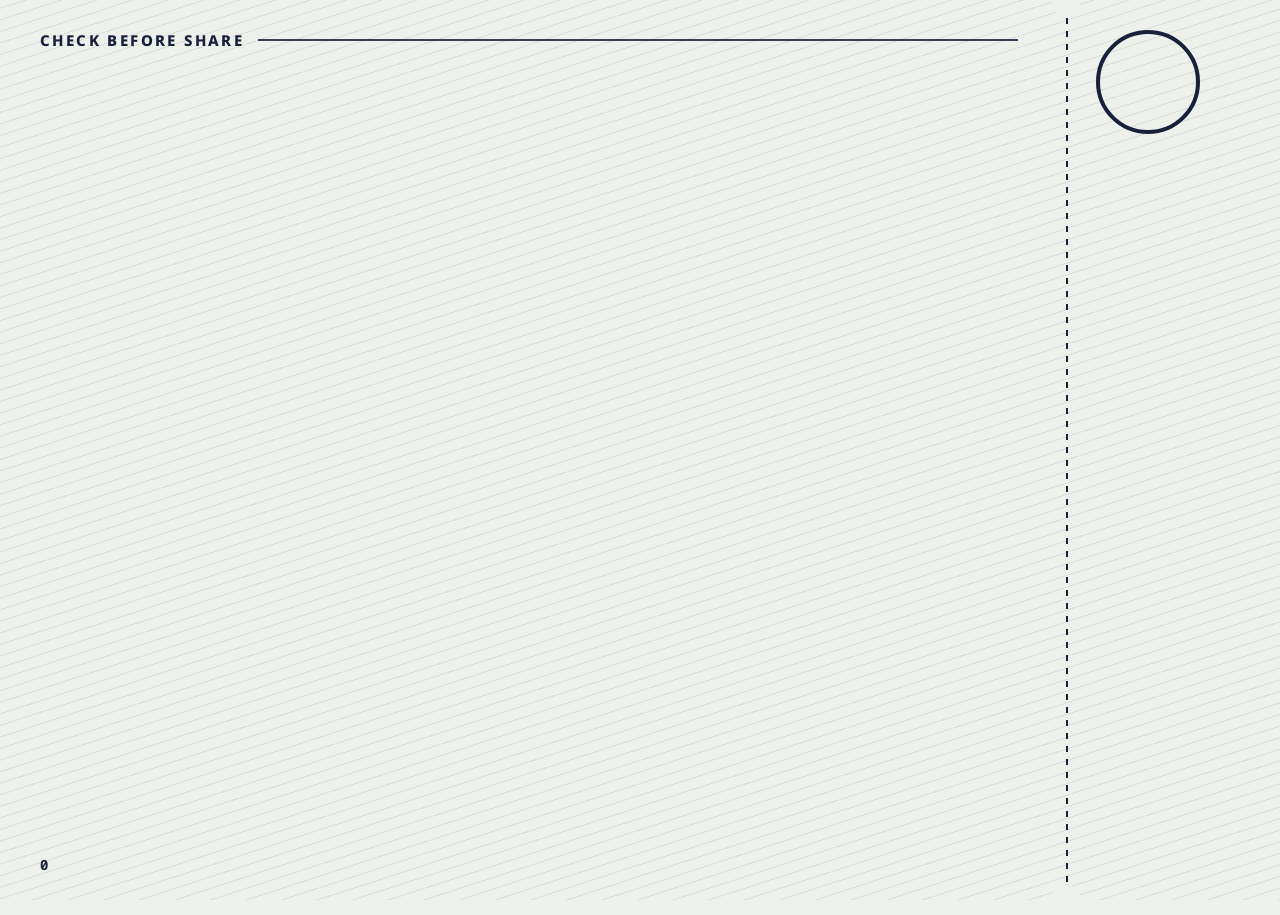
<file: app/web/card.html>
<!doctype html>
<!-- Lane B · verdict card. card.py loads this once, then calls window.render(data) and screenshots
     900x420 at 2x. All text arrives already translated from app/i18n.json. -->
<html lang="en">
<head>
<meta charset="utf-8">
<link rel="stylesheet" href="static/theme.css">
<style>
  html, body { margin: 0; }
  body { width: 900px; height: 420px; background: var(--paper); font-family: var(--font); color: var(--ink);
         overflow: hidden; -webkit-font-smoothing: antialiased; }

  .ticket { position: absolute; inset: 0; display: grid; grid-template-columns: 1fr 214px;
            background: var(--stock); }
  /* faint printed guilloche lines, like security print on ticket stock */
  .ticket::before { content: ""; position: absolute; inset: 0; pointer-events: none; opacity: .09;
    background: repeating-linear-gradient(-18deg, var(--ink) 0 1px, transparent 1px 11px); }

  .main { position: relative; padding: 30px 34px 26px 40px; display: flex; flex-direction: column; min-width: 0; }
  .head { display: flex; align-items: center; gap: 14px; font-size: 15px; font-weight: 800;
          letter-spacing: .16em; text-transform: uppercase; }
  .head .rule { flex: 1; height: 2px; background: var(--ink); opacity: .85; }
  .serial { font-family: var(--mono); font-weight: 700; letter-spacing: .04em; font-size: 15px; text-transform: none; }

  .label { margin: 22px 0 0; font-size: 50px; line-height: 1.08; font-weight: 800; letter-spacing: -.02em;
           text-wrap: balance; }
  :lang(kn) .label, :lang(hi) .label { font-size: 44px; line-height: 1.2; letter-spacing: 0; }
  .advice { margin: 12px 0 0; font-size: 22px; line-height: 1.38; font-weight: 500; max-width: 600px; }
  .note { margin: 10px 0 0; font-size: 15px; line-height: 1.35; font-weight: 700; max-width: 600px; }
  .note::before { content: "↳ "; font-weight: 800; }

  .stages { margin-top: auto; padding-top: 14px; }
  .stage-row { display: flex; gap: 3px; height: 38px; }
  .stage { flex: 1 1 0; border: 2px solid var(--ink); border-radius: 3px; position: relative; }
  .stage.one { background: repeating-linear-gradient(135deg, var(--ink) 0 2px, transparent 2px 7px); }
  .stage.punched { background: var(--ink); }
  .stage.punched::after { content: ""; position: absolute; left: 50%; top: 50%; width: 14px; height: 14px;
    margin: -7px 0 0 -7px; border-radius: 50%; background: var(--stock); }
  .axis { display: flex; justify-content: space-between; margin-top: 6px; font-family: var(--mono);
          font-size: 14px; font-weight: 700; }

  /* the stub, torn off along the perforation */
  .stub { position: relative; padding: 30px 26px 26px 30px; display: flex; flex-direction: column; }
  .stub::before { content: ""; position: absolute; left: 0; top: 18px; bottom: 18px; width: 2px;
    background: repeating-linear-gradient(var(--ink) 0 6px, transparent 6px 13px); }
  .notch { position: absolute; left: -15px; width: 30px; height: 30px; border-radius: 50%; background: var(--paper); }
  .notch.t { top: -15px; } .notch.b { bottom: -15px; }
  .glyph { width: 96px; height: 96px; border: 4px solid var(--ink); border-radius: 50%; display: grid;
           place-items: center; }
  .glyph svg { width: 54px; height: 54px; stroke: var(--ink); stroke-width: 9; fill: none;
               stroke-linecap: round; stroke-linejoin: round; }
  .seconds { margin-top: 18px; font-family: var(--mono); font-weight: 700; font-size: 30px; line-height: 1.05;
             letter-spacing: -.02em; }
  .seconds small { display: block; margin-top: 6px; font-family: var(--font); font-size: 14px; font-weight: 700;
                   letter-spacing: 0; }
  .by { margin-top: auto; font-size: 13px; line-height: 1.35; font-weight: 700; }
  .disclaimer { font-size: 13px; line-height: 1.35; font-weight: 500; margin-top: 8px; }

  .test { position: absolute; right: 40px; bottom: 98px; transform: rotate(-6deg); border: 3px solid var(--ink);
          padding: 3px 10px; font-weight: 800; font-size: 15px; letter-spacing: .08em; background: var(--stock); }
  [hidden] { display: none !important; }
</style>
</head>
<body>
<div class="ticket" id="ticket">
  <section class="main">
    <div class="head"><span>Check Before Share</span><span class="rule"></span><span class="serial" id="serial"></span></div>
    <h1 class="label" id="label"></h1>
    <p class="advice" id="advice"></p>
    <p class="note" id="note" hidden></p>
    <div class="stages" id="stages">
      <div class="stage-row" id="row"></div>
      <div class="axis"><span>0</span><span id="mid"></span><span id="end"></span></div>
    </div>
    <div class="test" id="test" hidden></div>
  </section>
  <aside class="stub">
    <span class="notch t"></span><span class="notch b"></span>
    <div class="glyph" id="glyph"></div>
    <div class="seconds" id="seconds"></div>
    <div class="by" id="by"></div>
    <div class="disclaimer" id="disclaimer"></div>
  </aside>
</div>
<script>
  // one drawn mark per verdict, same stroke family everywhere
  const GLYPHS = {
    likely_fake: '<svg viewBox="0 0 60 60"><path d="M16 16 44 44M44 16 16 44"/></svg>',
    partly_fake: '<svg viewBox="0 0 60 60"><path d="M30 12v22"/><path d="M30 46v1"/></svg>',
    unclear: '<svg viewBox="0 0 60 60"><path d="M21 22a9 9 0 1 1 13 8c-3 2-4 4-4 7"/><path d="M30 47v1"/></svg>',
    no_signs: '<svg viewBox="0 0 60 60"><path d="M15 31l10 10 20-22"/></svg>',
  };
  window.render = (d) => {
    const $ = (id) => document.getElementById(id);
    document.documentElement.lang = d.lang;
    $("ticket").style.setProperty("--stock", `var(--stock-${d.band})`);
    $("serial").textContent = d.serial ? `No. ${d.serial}` : "";
    $("label").textContent = d.label;
    $("advice").textContent = d.advice;
    $("note").textContent = d.note || "";
    $("note").hidden = !d.note;
    $("glyph").innerHTML = GLYPHS[d.band] || "";
    $("seconds").innerHTML = "";
    if (d.stub_big) {
      $("seconds").textContent = d.stub_big;
      const s = document.createElement("small"); s.textContent = d.stub_small || ""; $("seconds").append(s);
    }
    $("by").textContent = d.checked_by;
    $("disclaimer").textContent = d.disclaimer;
    $("test").textContent = d.test || "";
    $("test").hidden = !d.test;
    $("stages").hidden = !d.bins.length;
    $("row").innerHTML = d.bins.map((b) => `<div class="stage${b >= 2 ? " punched" : b === 1 ? " one" : ""}"></div>`).join("");
    $("mid").textContent = d.axis_mid;
    $("end").textContent = d.axis_end;
    return document.fonts.ready.then(() => true);
  };
</script>
</body>
</html>
</file>
<file: app/web/static/theme.css>
/* Check Before Share: shared look for the verdict card, result page and landing page.
   The world: a Bengaluru conductor's ticket. Verdict = the colour of the ticket stock,
   type = ticket ink, the clip's seconds = numbered stages, the AI-sounding ones punched out.
   Fonts are bundled (static/fonts) so venue Wi-Fi can't break Kannada/Hindi rendering. */
@font-face { font-family: "Noto Sans"; font-weight: 500; src: url("fonts/noto-sans-500.woff2") format("woff2"); }
@font-face { font-family: "Noto Sans"; font-weight: 700; src: url("fonts/noto-sans-700.woff2") format("woff2"); }
@font-face { font-family: "Noto Sans"; font-weight: 800; src: url("fonts/noto-sans-800.woff2") format("woff2"); }
@font-face { font-family: "Noto Sans Kannada"; font-weight: 500; src: url("fonts/noto-sans-kannada-500.woff2") format("woff2"); }
@font-face { font-family: "Noto Sans Kannada"; font-weight: 700; src: url("fonts/noto-sans-kannada-700.woff2") format("woff2"); }
@font-face { font-family: "Noto Sans Kannada"; font-weight: 800; src: url("fonts/noto-sans-kannada-800.woff2") format("woff2"); }
@font-face { font-family: "Noto Sans Devanagari"; font-weight: 500; src: url("fonts/noto-sans-devanagari-500.woff2") format("woff2"); }
@font-face { font-family: "Noto Sans Devanagari"; font-weight: 700; src: url("fonts/noto-sans-devanagari-700.woff2") format("woff2"); }
@font-face { font-family: "Noto Sans Devanagari"; font-weight: 800; src: url("fonts/noto-sans-devanagari-800.woff2") format("woff2"); }
@font-face { font-family: "Noto Sans Mono"; font-weight: 500; src: url("fonts/noto-sans-mono-500.woff2") format("woff2"); }
@font-face { font-family: "Noto Sans Mono"; font-weight: 700; src: url("fonts/noto-sans-mono-700.woff2") format("woff2"); }

:root {
  /* ticket ink and paper */
  --ink: #18203a;
  --ink-soft: #3a4462;
  --paper: #eef0eb;
  --paper-2: #e2e5df;
  --rule: #c7ccc4;

  /* ticket stock, one per verdict; ink on every stock is >= 4.5:1 */
  --stock-likely_fake: #ff7a6b;
  --stock-partly_fake: #ffae4d;
  --stock-unclear: #ffdf5e;
  --stock-no_signs: #8ddbac;
  --stock-error: #c9cfd8;

  /* the punched part, drawn in ink on the stock */
  --punch: #18203a;

  --font: "Noto Sans", "Noto Sans Kannada", "Noto Sans Devanagari", sans-serif;
  --mono: "Noto Sans Mono", "Noto Sans", monospace;

  --ease-out: cubic-bezier(.16, 1, .3, 1);
}
</file>
